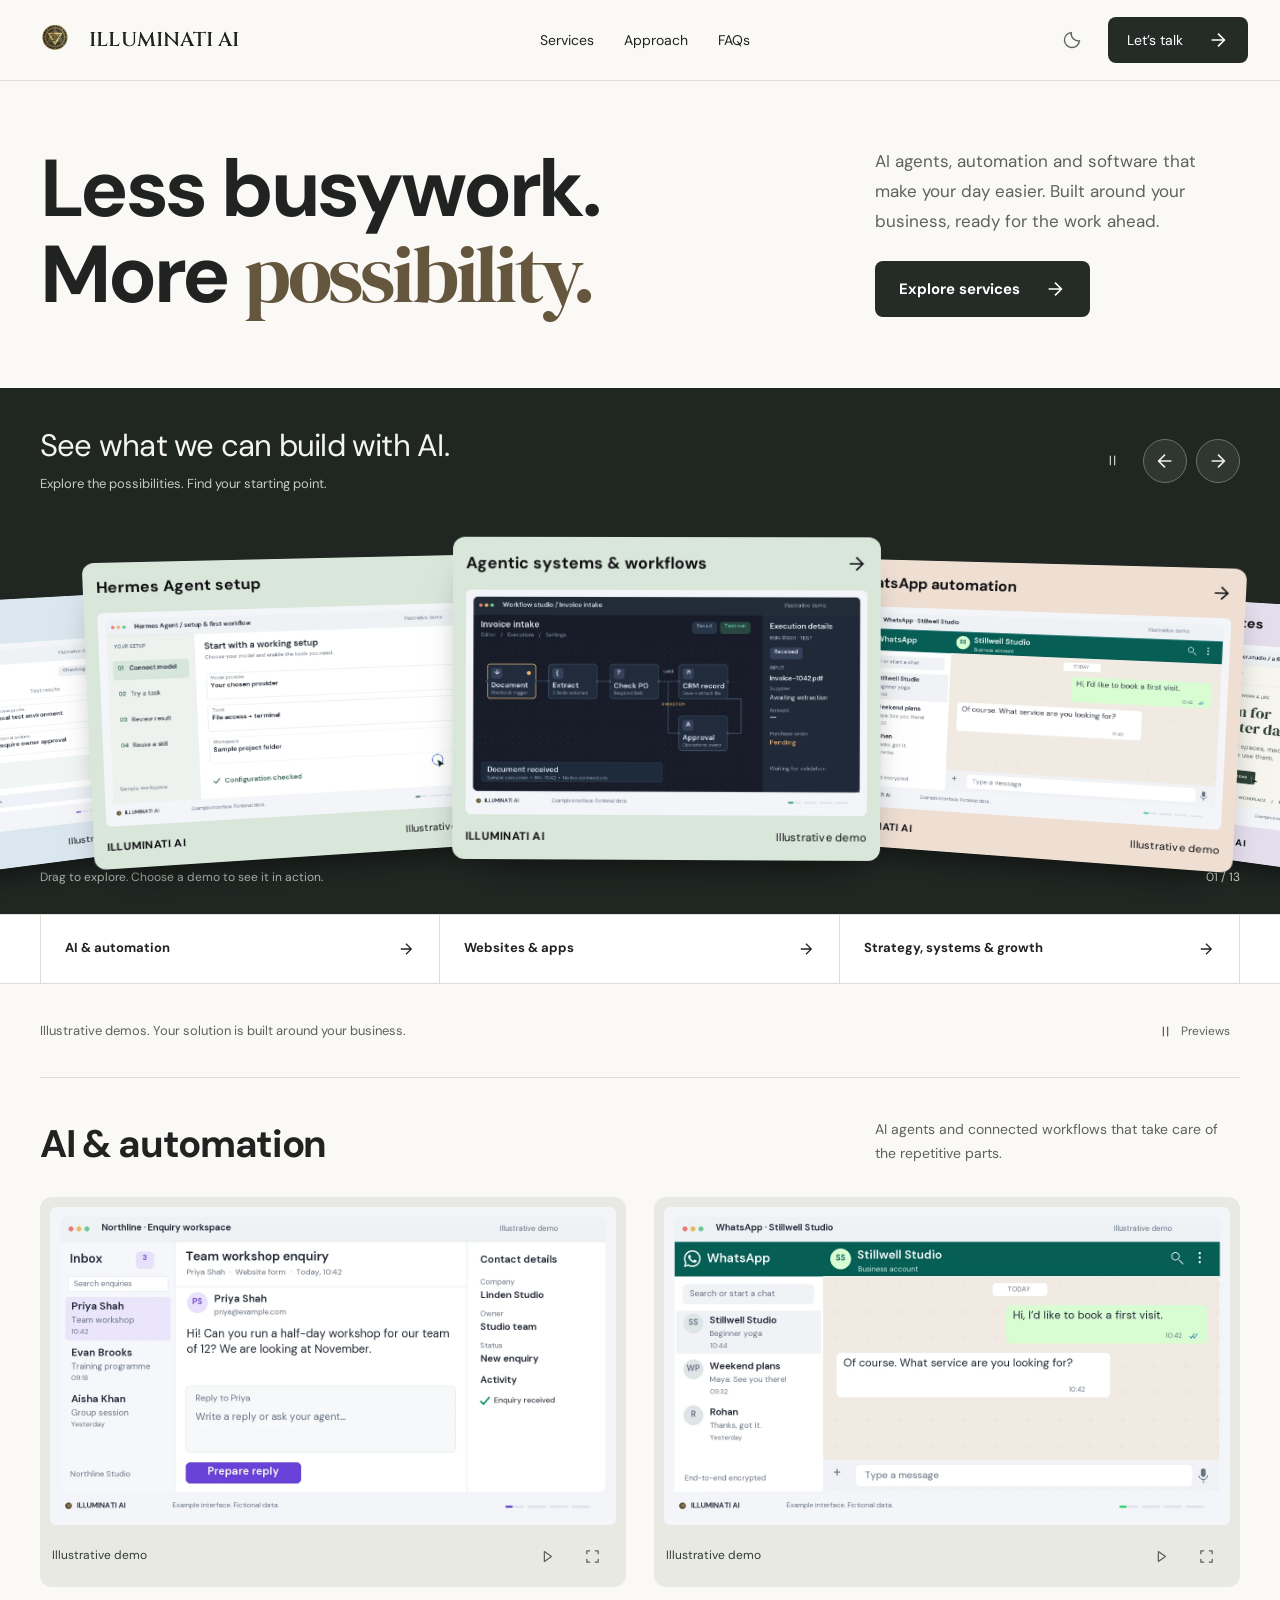
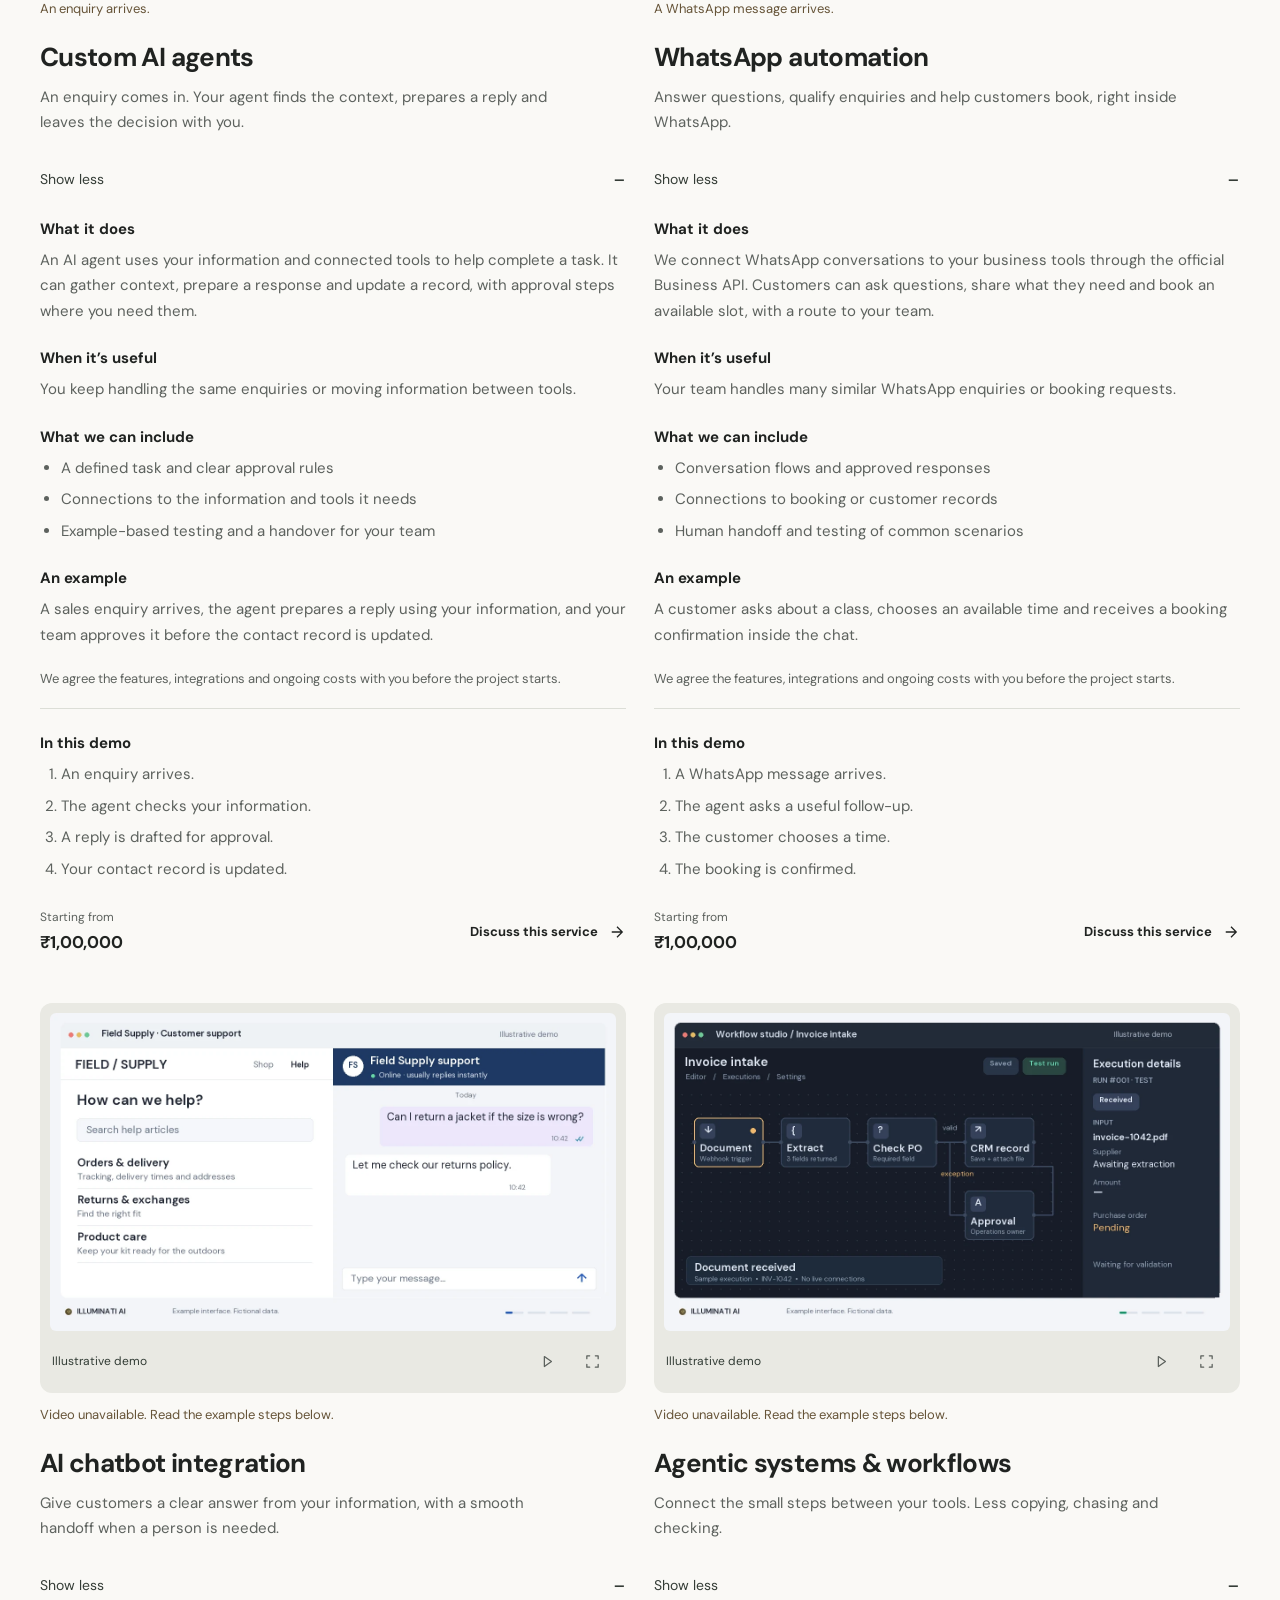
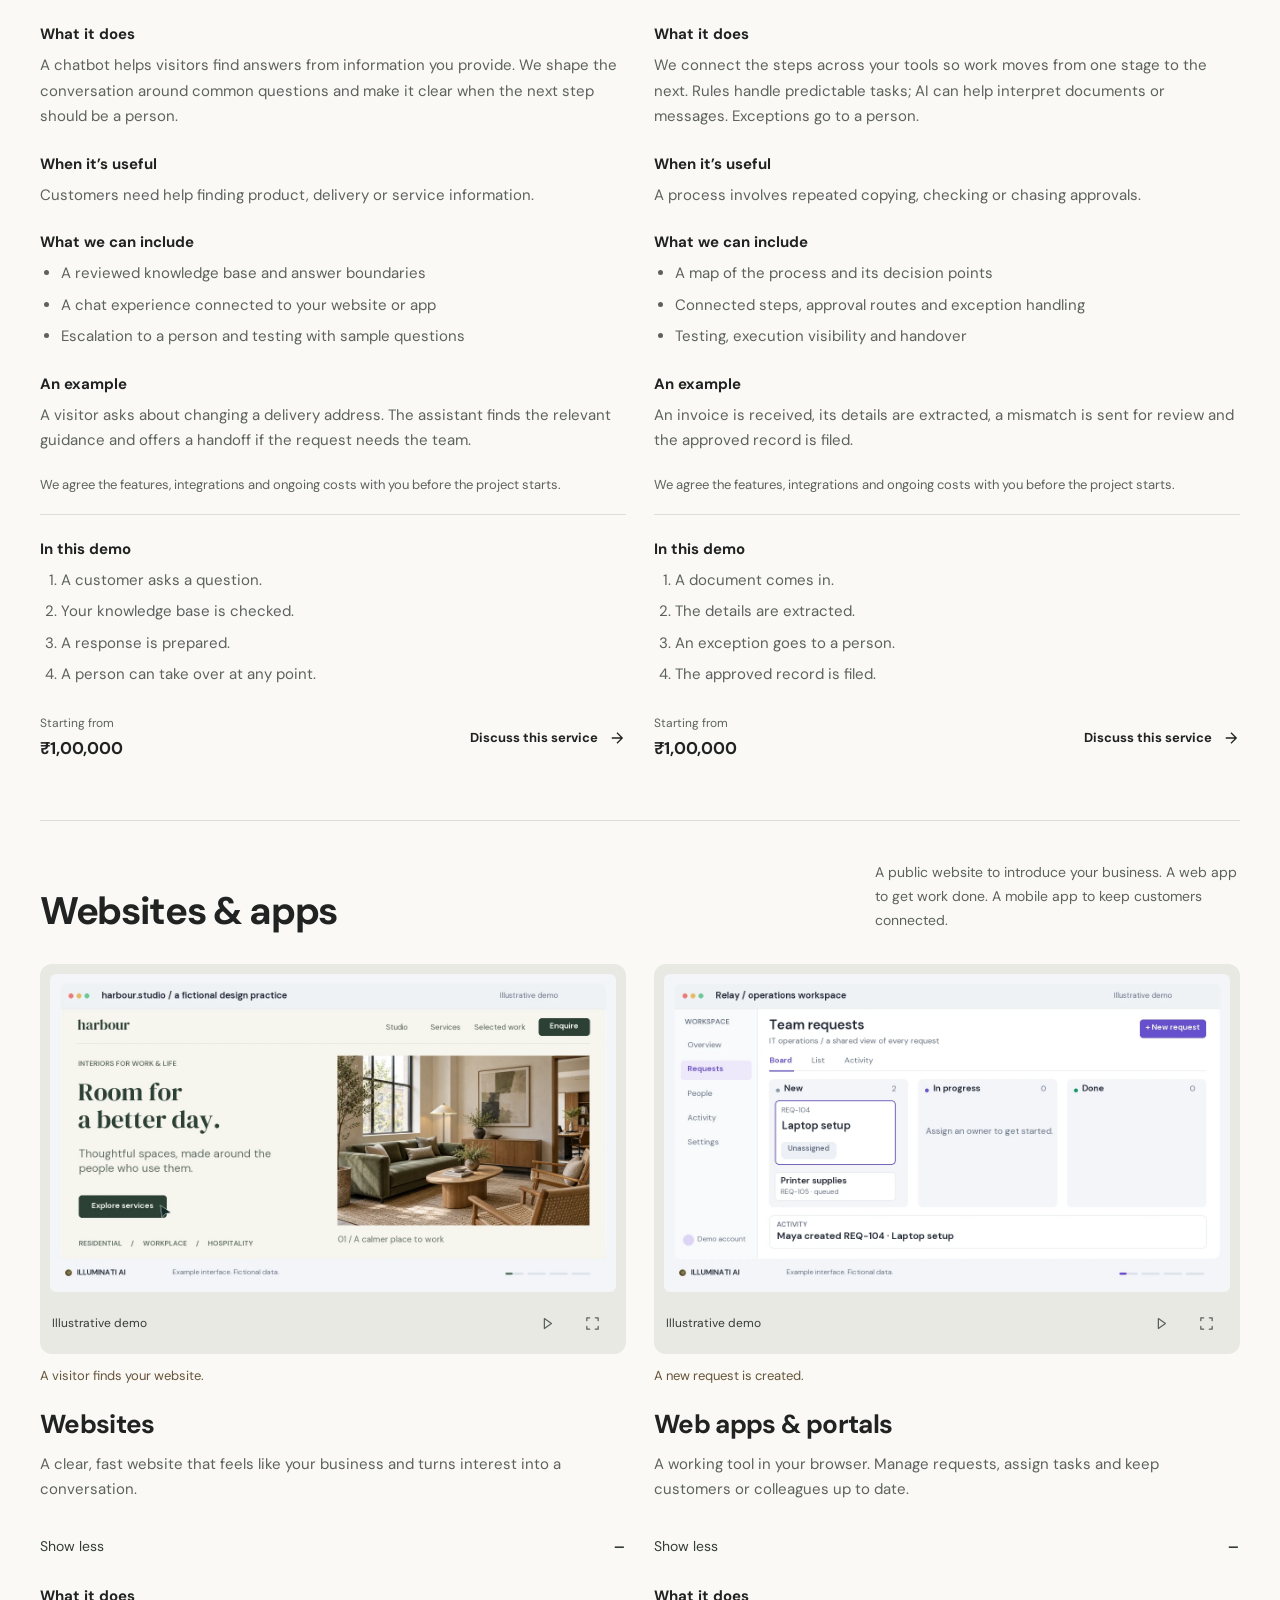
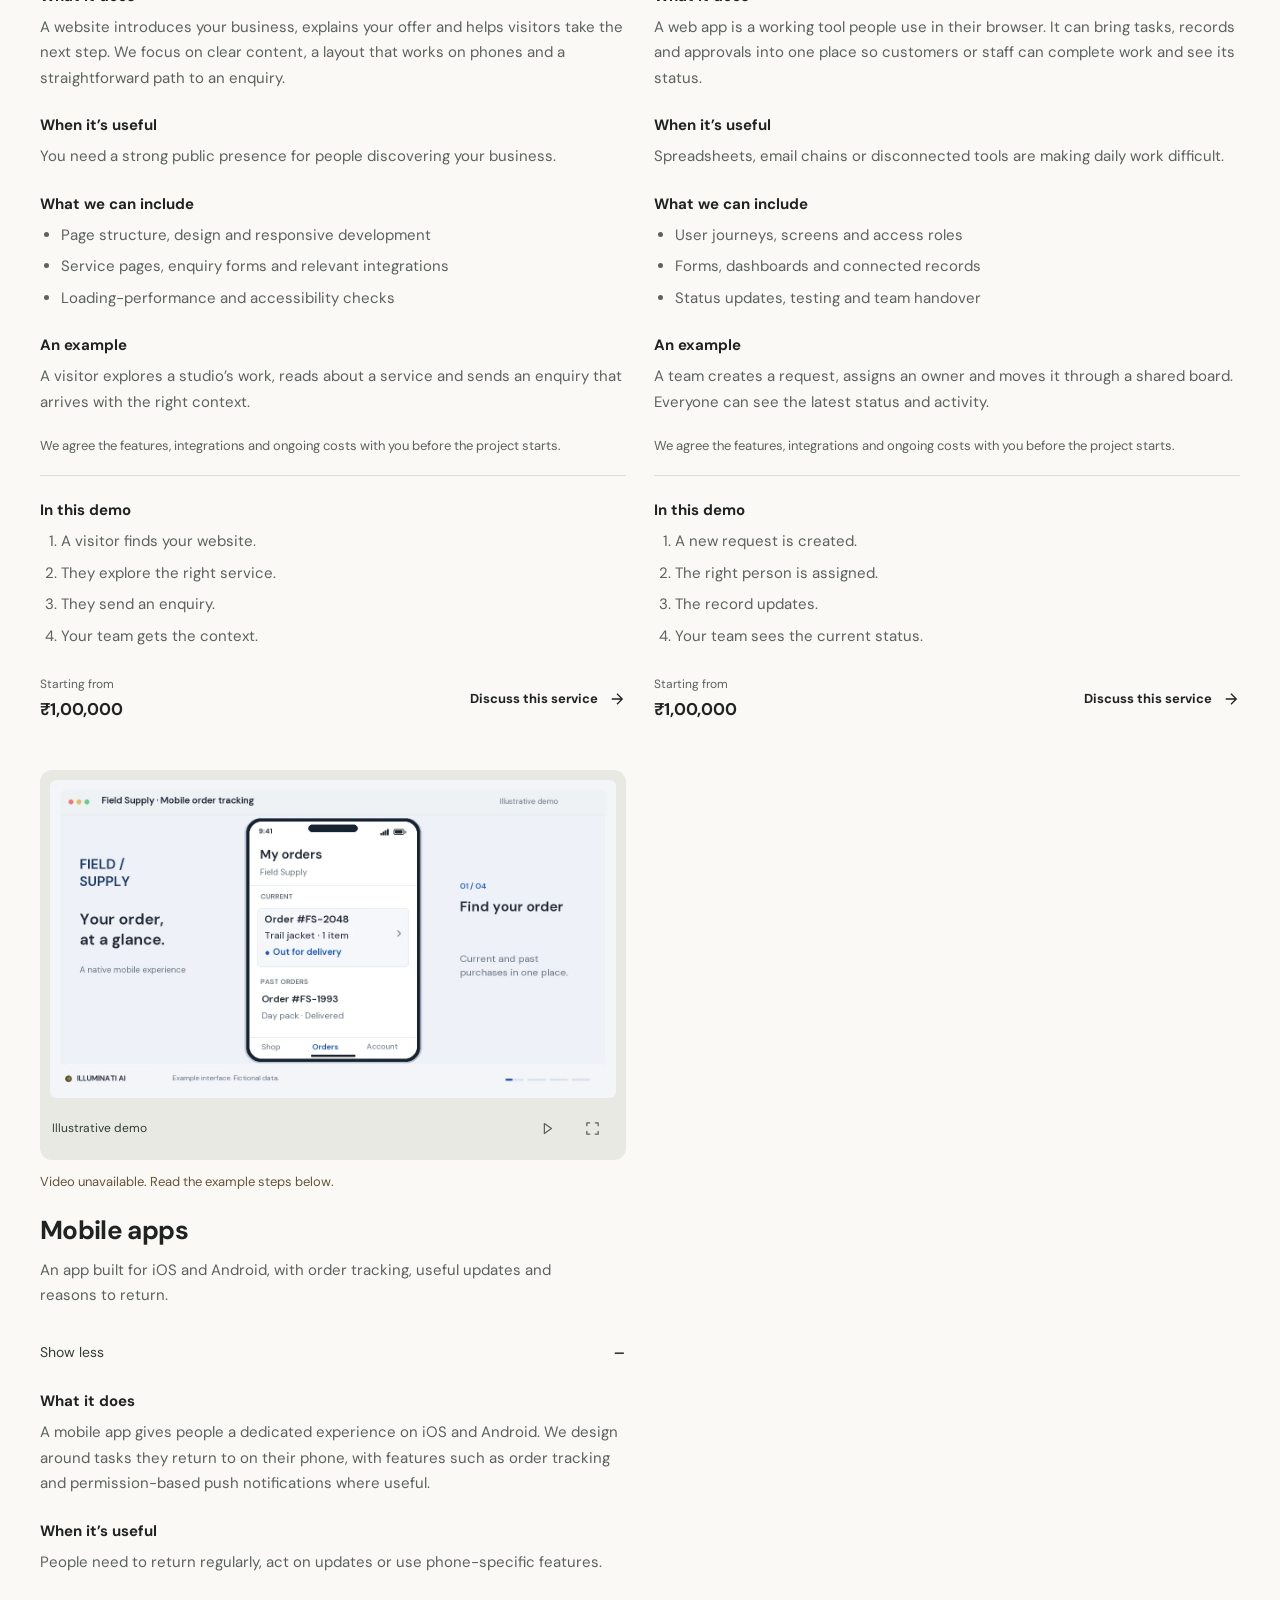
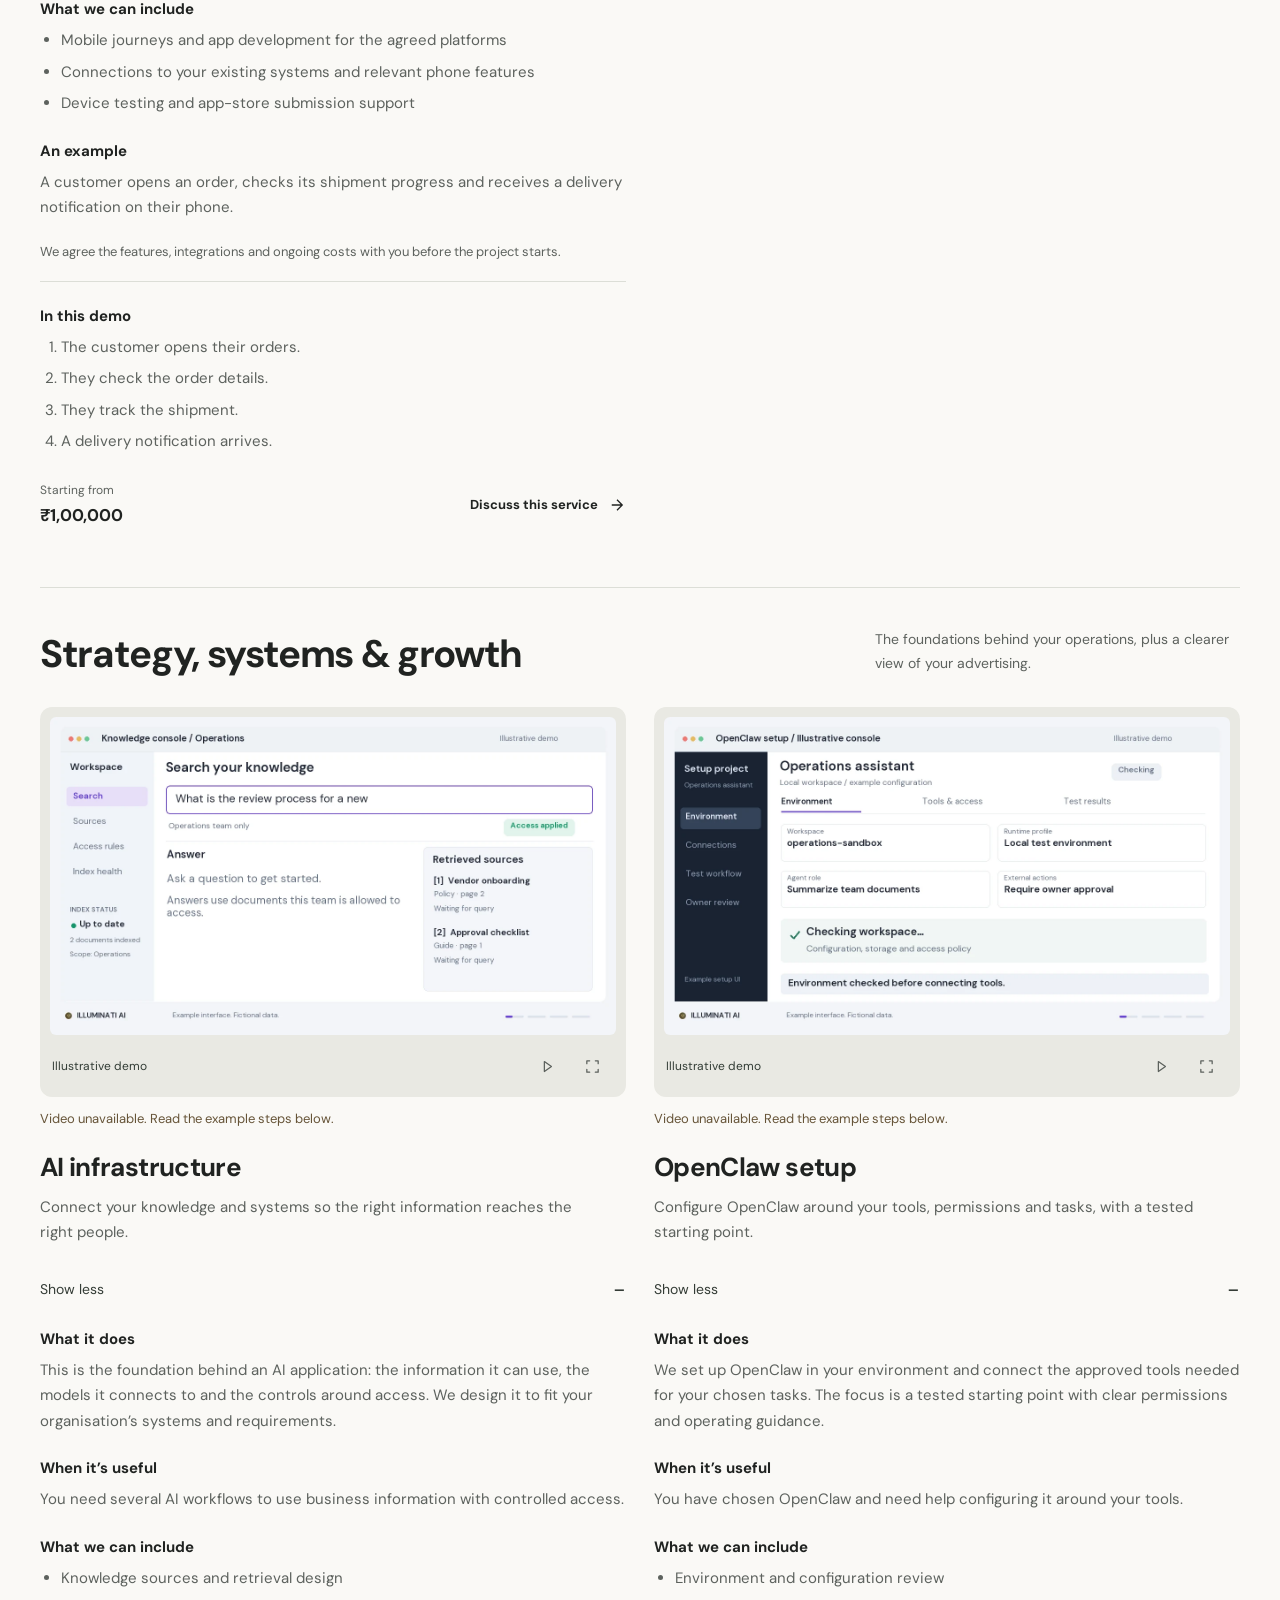
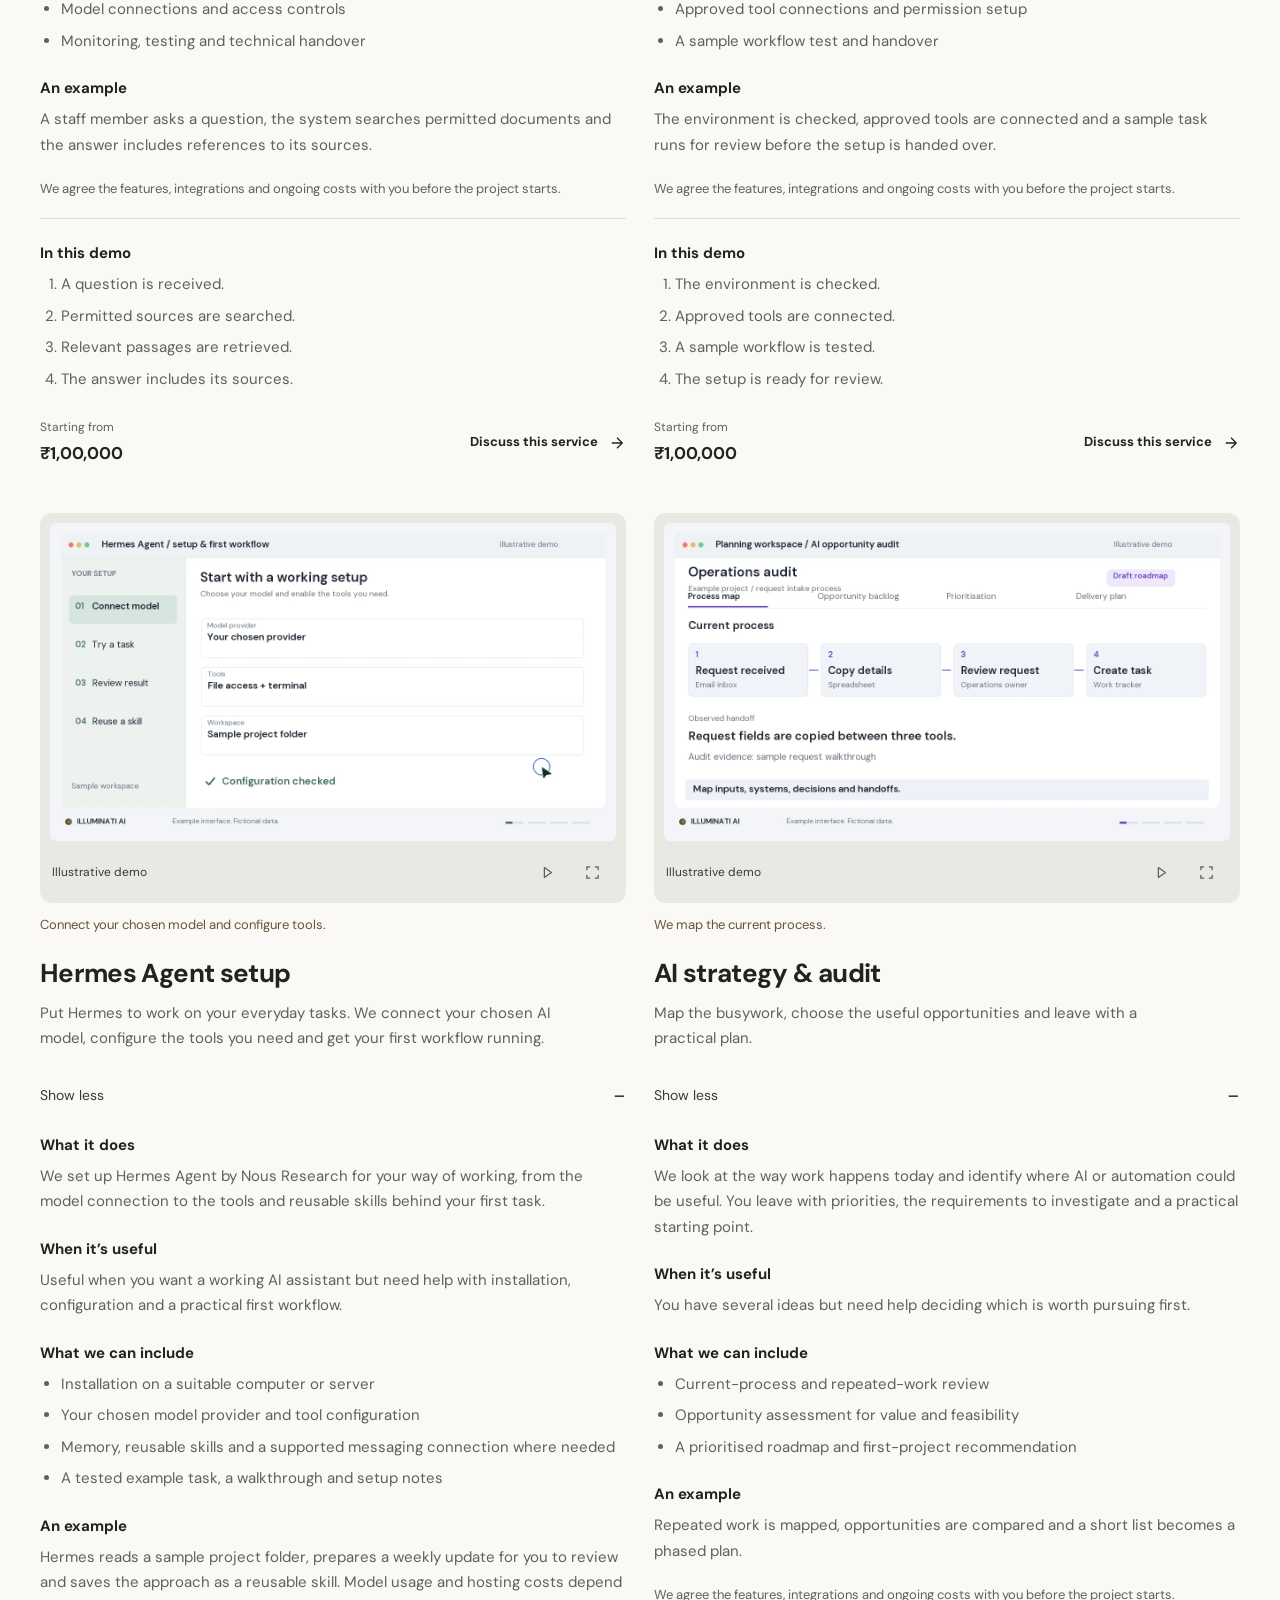
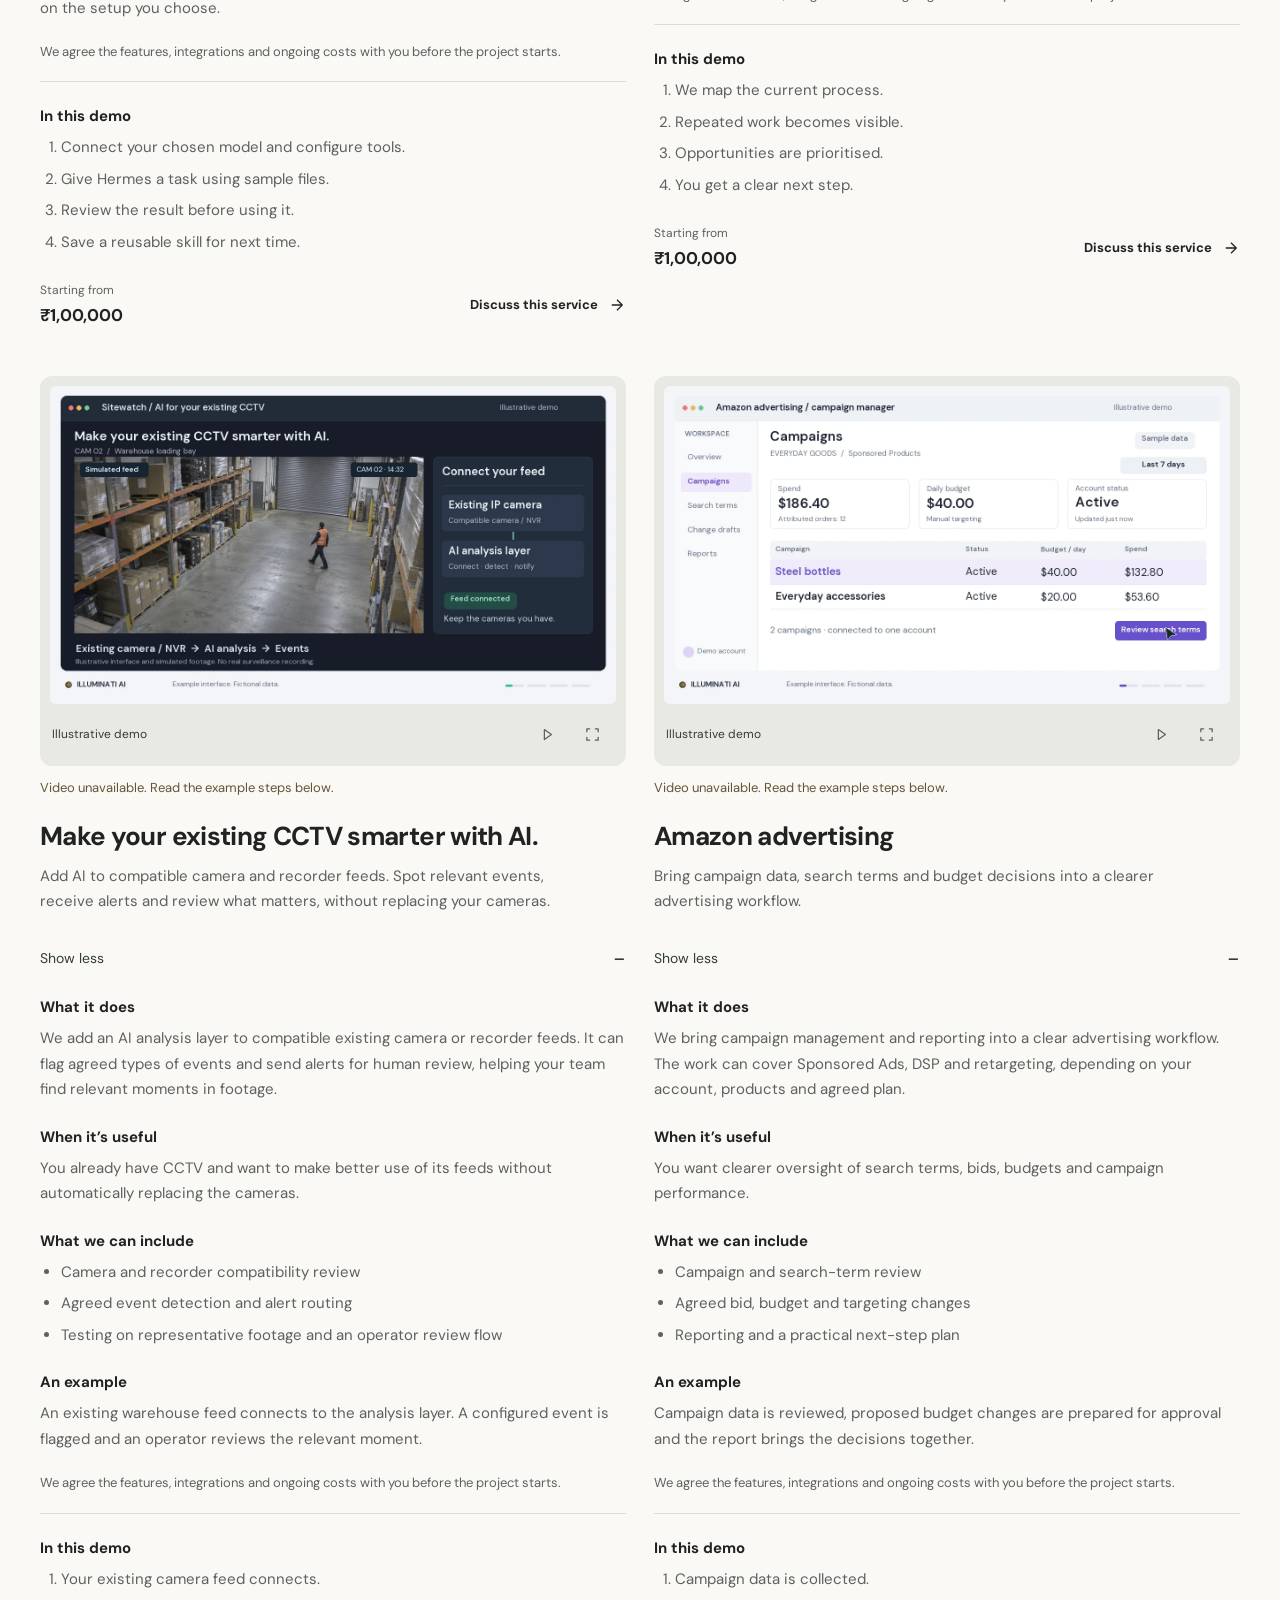
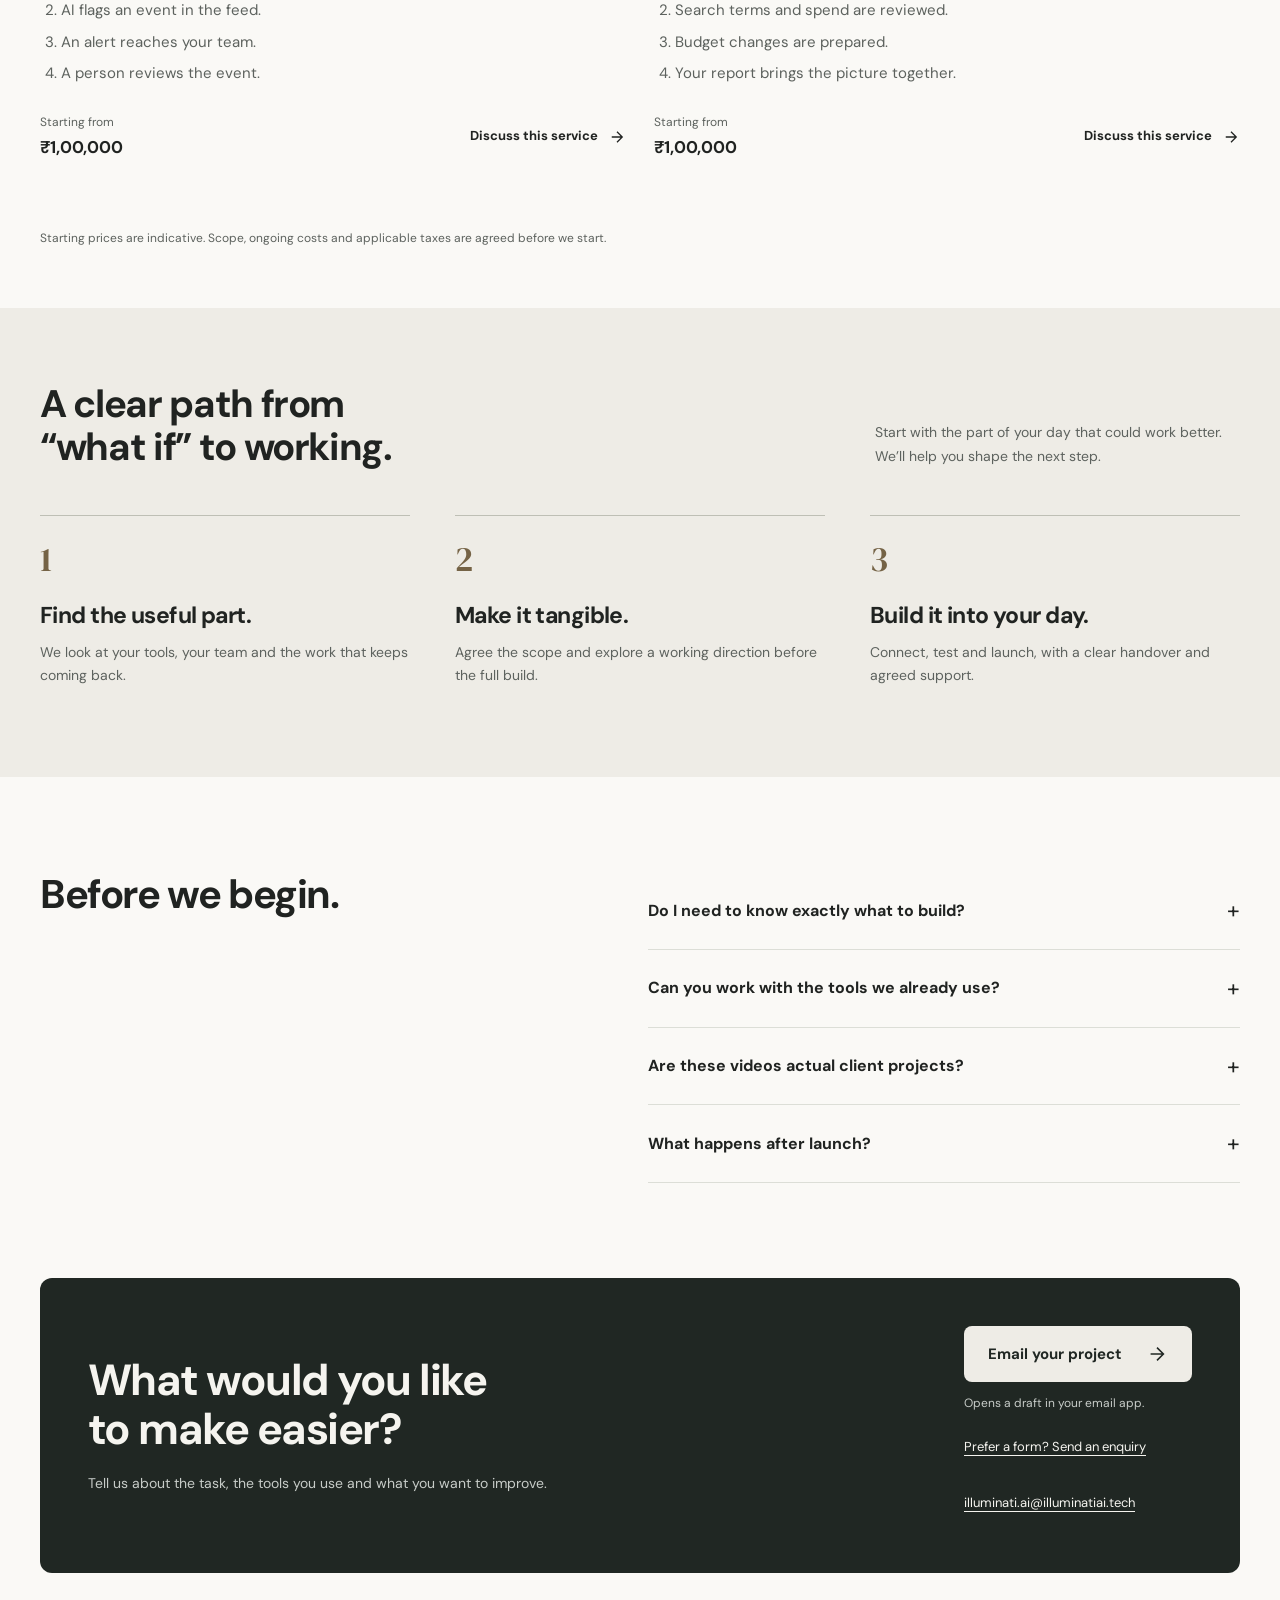
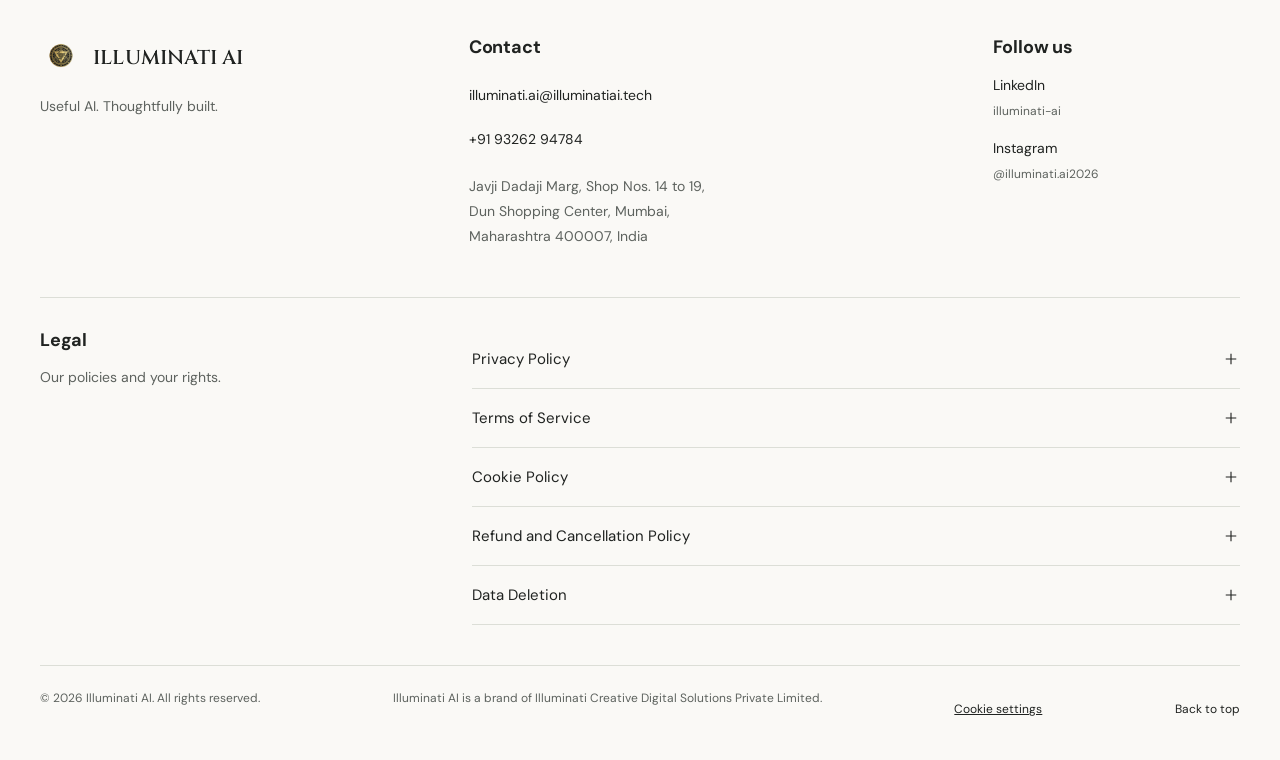
<file: index.html>
<!doctype html><html lang="en"><head><meta charset="utf-8"><meta name="viewport" content="width=device-width,initial-scale=1"><meta name="theme-color" content="#faf9f6"><title>Illuminati AI | Useful AI. Thoughtfully built.</title><meta name="description" content="Explore AI agents, automation and custom software through visual demos. Illuminati AI builds around the way you work."><script>(()=>{let theme='light';try{const saved=localStorage.getItem('illuminati-hybrid-theme');if(saved==='dark'||saved==='light')theme=saved;}catch{}document.documentElement.dataset.theme=theme;document.querySelector('meta[name="theme-color"]').content=theme==='dark'?'#171d19':'#faf9f6';})();</script><link rel="icon" href="assets/logo-128.webp"><link rel="preload" href="assets/dm-sans-700.ttf" as="font" type="font/ttf" crossorigin><link rel="stylesheet" href="assets/product-studio.css?v=20261013-hybrid"><script src="assets/hybrid-studio.js?v=20261013-hybrid" defer></script><link rel="stylesheet" href="assets/hybrid-studio.css?v=20261013-hybrid"><link rel="canonical" href="https://illuminatiai.tech/"><meta property="og:title" content="Illuminati AI | Useful AI. Thoughtfully built."><meta property="og:description" content="AI agents, automation and software built around your business."><meta property="og:type" content="website"><meta property="og:url" content="https://illuminatiai.tech/"><meta property="og:image" content="https://illuminatiai.tech/assets/logo.png"><meta name="twitter:card" content="summary"><script type="application/ld+json">{"@context": "https://schema.org", "@type": "Organization", "name": "Illuminati AI", "url": "https://illuminatiai.tech", "logo": "https://illuminatiai.tech/assets/logo.png", "email": "illuminati.ai@illuminatiai.tech", "telephone": "+919326294784", "sameAs": ["https://www.linkedin.com/company/illuminati-ai/", "https://www.instagram.com/illuminati.ai2026/"]}</script><link rel="stylesheet" href="assets/production.css?v=20261013-hybrid"></head><body class="hybrid"><a class="skip" href="#main">Skip to content</a><div class="site-header-shell"><header class="header"><a class="brand" href="/" aria-label="Illuminati AI home"><img src="assets/logo-128.webp" width="46" height="46" alt="Original Illuminati AI gold logo"><span>ILLUMINATI AI</span></a><nav aria-label="Main navigation"><a href="#services">Services</a><a href="#approach">Approach</a><a href="#questions">FAQs</a></nav><div class="header-actions"><button class="theme-toggle" id="theme-toggle" type="button" aria-label="Switch to dark mode" hidden><svg class="theme-moon" viewBox="0 0 24 24" aria-hidden="true"><path d="M20.9 13A9 9 0 0 1 11 3.1 9 9 0 1 0 20.9 13Z"/></svg><svg class="theme-sun" viewBox="0 0 24 24" aria-hidden="true"><circle cx="12" cy="12" r="4"/><path d="M12 2v2m0 16v2M2 12h2m16 0h2M5 5l1.5 1.5m11 11L19 19M5 19l1.5-1.5m11-11L19 5"/></svg><span class="theme-label">Dark</span></button><a class="button small" href="#contact" data-interest="">Let’s talk <svg viewBox="0 0 24 24" aria-hidden="true"><path d="M5 12h14M12 5l7 7-7 7"/></svg></a></div></header></div><main id="main"><section class="night-hero wrap"><h1>Less busywork.<br>More <em>possibility.</em></h1><div class="night-hero-copy"><p>AI agents, automation and software that make your day easier. Built around your business, ready for the work ahead.</p><a class="button" href="#services">Explore services <svg viewBox="0 0 24 24" aria-hidden="true"><path d="M5 12h14M12 5l7 7-7 7"/></svg></a></div></section><section class="work-reel" aria-label="Explore our service demos"><div class="reel-heading wrap"><div><h2>See what we can build with AI.</h2><p>Explore the possibilities. Find your starting point.</p></div><div class="reel-controls"><button id="reel-motion" type="button" aria-pressed="false" aria-label="Pause banner movement" title="Pause banner movement"><svg viewBox="0 0 24 24" aria-hidden="true"><path d="M9 6v12M15 6v12"/></svg></button><button id="reel-prev" type="button" aria-label="Previous service"><svg viewBox="0 0 24 24" aria-hidden="true"><path d="M5 12h14M12 5l7 7-7 7"/></svg></button><button id="reel-next" type="button" aria-label="Next service"><svg viewBox="0 0 24 24" aria-hidden="true"><path d="M5 12h14M12 5l7 7-7 7"/></svg></button></div></div><div class="reel-viewport" id="reel-viewport"><a class="reel-card stone" href="#demo-workflows" aria-label="Explore Agentic systems & workflows"><div class="reel-card-top"><span>Agentic systems & workflows</span><svg viewBox="0 0 24 24" aria-hidden="true"><path d="M5 12h14M12 5l7 7-7 7"/></svg></div><img src="assets/videos/workflows.webp?v=20261013-hybrid" width="1280" height="720" alt="Agentic systems & workflows illustrative interface" draggable="false"><div class="reel-card-bottom"><span>ILLUMINATI AI</span><span>Illustrative demo</span></div></a><a class="reel-card ivory" href="#demo-whatsapp" aria-label="Explore WhatsApp automation"><div class="reel-card-top"><span>WhatsApp automation</span><svg viewBox="0 0 24 24" aria-hidden="true"><path d="M5 12h14M12 5l7 7-7 7"/></svg></div><img src="assets/videos/whatsapp.webp?v=20261013-hybrid" width="1280" height="720" alt="WhatsApp automation illustrative interface" draggable="false"><div class="reel-card-bottom"><span>ILLUMINATI AI</span><span>Illustrative demo</span></div></a><a class="reel-card slate" href="#demo-websites" aria-label="Explore Websites"><div class="reel-card-top"><span>Websites</span><svg viewBox="0 0 24 24" aria-hidden="true"><path d="M5 12h14M12 5l7 7-7 7"/></svg></div><img src="assets/videos/websites.webp?v=20261013-hybrid" width="1280" height="720" alt="Websites illustrative interface" draggable="false"><div class="reel-card-bottom"><span>ILLUMINATI AI</span><span>Illustrative demo</span></div></a><a class="reel-card mist" href="#demo-mobile" aria-label="Explore Mobile apps"><div class="reel-card-top"><span>Mobile apps</span><svg viewBox="0 0 24 24" aria-hidden="true"><path d="M5 12h14M12 5l7 7-7 7"/></svg></div><img src="assets/videos/mobile.webp?v=20261013-hybrid" width="1280" height="720" alt="Mobile apps illustrative interface" draggable="false"><div class="reel-card-bottom"><span>ILLUMINATI AI</span><span>Illustrative demo</span></div></a><a class="reel-card stone" href="#demo-agents" aria-label="Explore Custom AI agents"><div class="reel-card-top"><span>Custom AI agents</span><svg viewBox="0 0 24 24" aria-hidden="true"><path d="M5 12h14M12 5l7 7-7 7"/></svg></div><img src="assets/videos/agents.webp?v=20261013-hybrid" width="1280" height="720" alt="Custom AI agents illustrative interface" draggable="false"><div class="reel-card-bottom"><span>ILLUMINATI AI</span><span>Illustrative demo</span></div></a><a class="reel-card ivory" href="#demo-cctv" aria-label="Explore AI for CCTV"><div class="reel-card-top"><span>AI for CCTV</span><svg viewBox="0 0 24 24" aria-hidden="true"><path d="M5 12h14M12 5l7 7-7 7"/></svg></div><img src="assets/videos/cctv.webp?v=20261013-hybrid" width="1280" height="720" alt="AI for CCTV illustrative interface" draggable="false"><div class="reel-card-bottom"><span>ILLUMINATI AI</span><span>Illustrative demo</span></div></a><a class="reel-card slate" href="#demo-webapps" aria-label="Explore Web apps & portals"><div class="reel-card-top"><span>Web apps & portals</span><svg viewBox="0 0 24 24" aria-hidden="true"><path d="M5 12h14M12 5l7 7-7 7"/></svg></div><img src="assets/videos/webapps.webp?v=20261013-hybrid" width="1280" height="720" alt="Web apps & portals illustrative interface" draggable="false"><div class="reel-card-bottom"><span>ILLUMINATI AI</span><span>Illustrative demo</span></div></a><a class="reel-card mist" href="#demo-chatbots" aria-label="Explore AI chatbot integration"><div class="reel-card-top"><span>AI chatbot integration</span><svg viewBox="0 0 24 24" aria-hidden="true"><path d="M5 12h14M12 5l7 7-7 7"/></svg></div><img src="assets/videos/chatbots.webp?v=20261013-hybrid" width="1280" height="720" alt="AI chatbot integration illustrative interface" draggable="false"><div class="reel-card-bottom"><span>ILLUMINATI AI</span><span>Illustrative demo</span></div></a><a class="reel-card stone" href="#demo-infrastructure" aria-label="Explore AI infrastructure"><div class="reel-card-top"><span>AI infrastructure</span><svg viewBox="0 0 24 24" aria-hidden="true"><path d="M5 12h14M12 5l7 7-7 7"/></svg></div><img src="assets/videos/infrastructure.webp?v=20261013-hybrid" width="1280" height="720" alt="AI infrastructure illustrative interface" draggable="false"><div class="reel-card-bottom"><span>ILLUMINATI AI</span><span>Illustrative demo</span></div></a><a class="reel-card ivory" href="#demo-amazon" aria-label="Explore Amazon advertising"><div class="reel-card-top"><span>Amazon advertising</span><svg viewBox="0 0 24 24" aria-hidden="true"><path d="M5 12h14M12 5l7 7-7 7"/></svg></div><img src="assets/videos/amazon.webp?v=20261013-hybrid" width="1280" height="720" alt="Amazon advertising illustrative interface" draggable="false"><div class="reel-card-bottom"><span>ILLUMINATI AI</span><span>Illustrative demo</span></div></a><a class="reel-card slate" href="#demo-strategy" aria-label="Explore AI strategy & audit"><div class="reel-card-top"><span>AI strategy & audit</span><svg viewBox="0 0 24 24" aria-hidden="true"><path d="M5 12h14M12 5l7 7-7 7"/></svg></div><img src="assets/videos/strategy.webp?v=20261013-hybrid" width="1280" height="720" alt="AI strategy & audit illustrative interface" draggable="false"><div class="reel-card-bottom"><span>ILLUMINATI AI</span><span>Illustrative demo</span></div></a><a class="reel-card mist" href="#demo-openclaw" aria-label="Explore OpenClaw setup"><div class="reel-card-top"><span>OpenClaw setup</span><svg viewBox="0 0 24 24" aria-hidden="true"><path d="M5 12h14M12 5l7 7-7 7"/></svg></div><img src="assets/videos/openclaw.webp?v=20261013-hybrid" width="1280" height="720" alt="OpenClaw setup illustrative interface" draggable="false"><div class="reel-card-bottom"><span>ILLUMINATI AI</span><span>Illustrative demo</span></div></a><a class="reel-card stone" href="#demo-hermes" aria-label="Explore Hermes Agent setup"><div class="reel-card-top"><span>Hermes Agent setup</span><svg viewBox="0 0 24 24" aria-hidden="true"><path d="M5 12h14M12 5l7 7-7 7"/></svg></div><img src="assets/videos/hermes.webp?v=20261013-hybrid" width="1280" height="720" alt="Hermes Agent setup illustrative interface" draggable="false"><div class="reel-card-bottom"><span>ILLUMINATI AI</span><span>Illustrative demo</span></div></a></div><div class="reel-footer wrap"><span>Drag to explore. Choose a demo to see it in action.</span><span id="reel-count" aria-live="off">01 / 13</span></div></section><div class="chapter-bar" id="services"><div class="wrap"><a href="#automate">AI & automation <svg viewBox="0 0 24 24" aria-hidden="true"><path d="M5 12h14M12 5l7 7-7 7"/></svg></a><a href="#build">Websites & apps <svg viewBox="0 0 24 24" aria-hidden="true"><path d="M5 12h14M12 5l7 7-7 7"/></svg></a><a href="#connect">Strategy, systems & growth <svg viewBox="0 0 24 24" aria-hidden="true"><path d="M5 12h14M12 5l7 7-7 7"/></svg></a></div></div><div class="showroom wrap"><div class="gallery-tools"><p>Illustrative demos. Your solution is built around your business.</p><button type="button" class="motion-toggle" id="motion-toggle" aria-pressed="false" aria-label="Pause all demo previews" title="Pause all demo previews"><svg viewBox="0 0 24 24" aria-hidden="true"><path d="M9 6v12M15 6v12"/></svg><span>Previews</span></button></div><section class="service-group" id="automate" aria-label="AI & automation"><div class="section-heading"><h2>AI &amp; automation</h2><p>AI agents and connected workflows that take care of the repetitive parts.</p></div><div class="service-grid"><article class="service-card" id="demo-agents"><div class="demo-frame"><video muted playsinline loop preload="none" poster="assets/videos/agents.webp?v=services3" data-src="assets/videos/agents.mp4?v=20261013-hybrid" aria-label="Illustrative Custom AI agents demo"><track kind="captions" src="assets/videos/agents.vtt?v=20261013-hybrid" srclang="en" label="English"></video><div class="video-toolbar"><span>Illustrative demo</span><button class="video-toggle" type="button" aria-label="Play Custom AI agents demo"><svg viewBox="0 0 24 24" aria-hidden="true"><path d="m9 5 10 7-10 7Z"/></svg></button><button class="expand" type="button" aria-label="Expand Custom AI agents demo" title="Full screen"><svg viewBox="0 0 24 24" aria-hidden="true"><path d="M8 4H4v4m12-4h4v4M4 16v4h4m12-4v4h-4"/></svg></button></div></div><div class="demo-caption" aria-live="off" data-stages='["An enquiry arrives.","The agent checks your information.","A reply is drafted for approval.","Your contact record is updated."]'>An enquiry arrives.</div><div class="card-copy"><h3 class="service-name">Custom AI agents</h3><p>An enquiry comes in. Your agent finds the context, prepares a reply and leaves the decision with you.</p></div><details class="service-more"><summary><span><span class="more-closed">Read more</span><span class="more-open">Show less</span><span class="sr-only"> about Custom AI agents</span></span></summary><div class="service-explanation"><h4>What it does</h4><p>An AI agent uses your information and connected tools to help complete a task. It can gather context, prepare a response and update a record, with approval steps where you need them.</p><h4>When it’s useful</h4><p>You keep handling the same enquiries or moving information between tools.</p><h4>What we can include</h4><ul><li>A defined task and clear approval rules</li><li>Connections to the information and tools it needs</li><li>Example-based testing and a handover for your team</li></ul><h4>An example</h4><p>A sales enquiry arrives, the agent prepares a reply using your information, and your team approves it before the contact record is updated.</p><p class="scope-note">We agree the features, integrations and ongoing costs with you before the project starts.</p></div><div class="service-explanation demo-steps"><h4>In this demo</h4><ol><li>An enquiry arrives.</li><li>The agent checks your information.</li><li>A reply is drafted for approval.</li><li>Your contact record is updated.</li></ol></div></details><div class="card-bottom"><span class="service-price">Starting from <strong>₹1,00,000</strong></span><a href="#contact" data-interest="Custom%20AI%20agents">Discuss this service <svg viewBox="0 0 24 24" aria-hidden="true"><path d="M5 12h14M12 5l7 7-7 7"/></svg></a></div></article><article class="service-card" id="demo-whatsapp"><div class="demo-frame"><video muted playsinline loop preload="none" poster="assets/videos/whatsapp.webp?v=services3" data-src="assets/videos/whatsapp.mp4?v=20261013-hybrid" aria-label="Illustrative WhatsApp automation demo"><track kind="captions" src="assets/videos/whatsapp.vtt?v=20261013-hybrid" srclang="en" label="English"></video><div class="video-toolbar"><span>Illustrative demo</span><button class="video-toggle" type="button" aria-label="Play WhatsApp automation demo"><svg viewBox="0 0 24 24" aria-hidden="true"><path d="m9 5 10 7-10 7Z"/></svg></button><button class="expand" type="button" aria-label="Expand WhatsApp automation demo" title="Full screen"><svg viewBox="0 0 24 24" aria-hidden="true"><path d="M8 4H4v4m12-4h4v4M4 16v4h4m12-4v4h-4"/></svg></button></div></div><div class="demo-caption" aria-live="off" data-stages='["A WhatsApp message arrives.","The agent asks a useful follow-up.","The customer chooses a time.","The booking is confirmed."]'>A WhatsApp message arrives.</div><div class="card-copy"><h3 class="service-name">WhatsApp automation</h3><p>Answer questions, qualify enquiries and help customers book, right inside WhatsApp.</p></div><details class="service-more"><summary><span><span class="more-closed">Read more</span><span class="more-open">Show less</span><span class="sr-only"> about WhatsApp automation</span></span></summary><div class="service-explanation"><h4>What it does</h4><p>We connect WhatsApp conversations to your business tools through the official Business API. Customers can ask questions, share what they need and book an available slot, with a route to your team.</p><h4>When it’s useful</h4><p>Your team handles many similar WhatsApp enquiries or booking requests.</p><h4>What we can include</h4><ul><li>Conversation flows and approved responses</li><li>Connections to booking or customer records</li><li>Human handoff and testing of common scenarios</li></ul><h4>An example</h4><p>A customer asks about a class, chooses an available time and receives a booking confirmation inside the chat.</p><p class="scope-note">We agree the features, integrations and ongoing costs with you before the project starts.</p></div><div class="service-explanation demo-steps"><h4>In this demo</h4><ol><li>A WhatsApp message arrives.</li><li>The agent asks a useful follow-up.</li><li>The customer chooses a time.</li><li>The booking is confirmed.</li></ol></div></details><div class="card-bottom"><span class="service-price">Starting from <strong>₹1,00,000</strong></span><a href="#contact" data-interest="WhatsApp%20automation">Discuss this service <svg viewBox="0 0 24 24" aria-hidden="true"><path d="M5 12h14M12 5l7 7-7 7"/></svg></a></div></article><article class="service-card" id="demo-chatbots"><div class="demo-frame"><video muted playsinline loop preload="none" poster="assets/videos/chatbots.webp?v=services3" data-src="assets/videos/chatbots.mp4?v=20261013-hybrid" aria-label="Illustrative AI chatbot integration demo"><track kind="captions" src="assets/videos/chatbots.vtt?v=20261013-hybrid" srclang="en" label="English"></video><div class="video-toolbar"><span>Illustrative demo</span><button class="video-toggle" type="button" aria-label="Play AI chatbot integration demo"><svg viewBox="0 0 24 24" aria-hidden="true"><path d="m9 5 10 7-10 7Z"/></svg></button><button class="expand" type="button" aria-label="Expand AI chatbot integration demo" title="Full screen"><svg viewBox="0 0 24 24" aria-hidden="true"><path d="M8 4H4v4m12-4h4v4M4 16v4h4m12-4v4h-4"/></svg></button></div></div><div class="demo-caption" aria-live="off" data-stages='["A customer asks a question.","Your knowledge base is checked.","A response is prepared.","A person can take over at any point."]'>A customer asks a question.</div><div class="card-copy"><h3 class="service-name">AI chatbot integration</h3><p>Give customers a clear answer from your information, with a smooth handoff when a person is needed.</p></div><details class="service-more"><summary><span><span class="more-closed">Read more</span><span class="more-open">Show less</span><span class="sr-only"> about AI chatbot integration</span></span></summary><div class="service-explanation"><h4>What it does</h4><p>A chatbot helps visitors find answers from information you provide. We shape the conversation around common questions and make it clear when the next step should be a person.</p><h4>When it’s useful</h4><p>Customers need help finding product, delivery or service information.</p><h4>What we can include</h4><ul><li>A reviewed knowledge base and answer boundaries</li><li>A chat experience connected to your website or app</li><li>Escalation to a person and testing with sample questions</li></ul><h4>An example</h4><p>A visitor asks about changing a delivery address. The assistant finds the relevant guidance and offers a handoff if the request needs the team.</p><p class="scope-note">We agree the features, integrations and ongoing costs with you before the project starts.</p></div><div class="service-explanation demo-steps"><h4>In this demo</h4><ol><li>A customer asks a question.</li><li>Your knowledge base is checked.</li><li>A response is prepared.</li><li>A person can take over at any point.</li></ol></div></details><div class="card-bottom"><span class="service-price">Starting from <strong>₹1,00,000</strong></span><a href="#contact" data-interest="AI%20chatbot%20integration">Discuss this service <svg viewBox="0 0 24 24" aria-hidden="true"><path d="M5 12h14M12 5l7 7-7 7"/></svg></a></div></article><article class="service-card" id="demo-workflows"><div class="demo-frame"><video muted playsinline loop preload="none" poster="assets/videos/workflows.webp?v=services3" data-src="assets/videos/workflows.mp4?v=20261013-hybrid" aria-label="Illustrative Agentic systems & workflows demo"><track kind="captions" src="assets/videos/workflows.vtt?v=20261013-hybrid" srclang="en" label="English"></video><div class="video-toolbar"><span>Illustrative demo</span><button class="video-toggle" type="button" aria-label="Play Agentic systems & workflows demo"><svg viewBox="0 0 24 24" aria-hidden="true"><path d="m9 5 10 7-10 7Z"/></svg></button><button class="expand" type="button" aria-label="Expand Agentic systems & workflows demo" title="Full screen"><svg viewBox="0 0 24 24" aria-hidden="true"><path d="M8 4H4v4m12-4h4v4M4 16v4h4m12-4v4h-4"/></svg></button></div></div><div class="demo-caption" aria-live="off" data-stages='["A document comes in.","The details are extracted.","An exception goes to a person.","The approved record is filed."]'>A document comes in.</div><div class="card-copy"><h3 class="service-name">Agentic systems & workflows</h3><p>Connect the small steps between your tools. Less copying, chasing and checking.</p></div><details class="service-more"><summary><span><span class="more-closed">Read more</span><span class="more-open">Show less</span><span class="sr-only"> about Agentic systems &amp; workflows</span></span></summary><div class="service-explanation"><h4>What it does</h4><p>We connect the steps across your tools so work moves from one stage to the next. Rules handle predictable tasks; AI can help interpret documents or messages. Exceptions go to a person.</p><h4>When it’s useful</h4><p>A process involves repeated copying, checking or chasing approvals.</p><h4>What we can include</h4><ul><li>A map of the process and its decision points</li><li>Connected steps, approval routes and exception handling</li><li>Testing, execution visibility and handover</li></ul><h4>An example</h4><p>An invoice is received, its details are extracted, a mismatch is sent for review and the approved record is filed.</p><p class="scope-note">We agree the features, integrations and ongoing costs with you before the project starts.</p></div><div class="service-explanation demo-steps"><h4>In this demo</h4><ol><li>A document comes in.</li><li>The details are extracted.</li><li>An exception goes to a person.</li><li>The approved record is filed.</li></ol></div></details><div class="card-bottom"><span class="service-price">Starting from <strong>₹1,00,000</strong></span><a href="#contact" data-interest="Agentic%20systems%20%26%20workflows">Discuss this service <svg viewBox="0 0 24 24" aria-hidden="true"><path d="M5 12h14M12 5l7 7-7 7"/></svg></a></div></article></div></section><section class="service-group" id="build" aria-label="Websites & apps"><div class="section-heading"><h2>Websites &amp; apps</h2><p>A public website to introduce your business. A web app to get work done. A mobile app to keep customers connected.</p></div><div class="service-grid"><article class="service-card" id="demo-websites"><div class="demo-frame"><video muted playsinline loop preload="none" poster="assets/videos/websites.webp?v=services3" data-src="assets/videos/websites.mp4?v=20261013-hybrid" aria-label="Illustrative Websites demo"><track kind="captions" src="assets/videos/websites.vtt?v=20261013-hybrid" srclang="en" label="English"></video><div class="video-toolbar"><span>Illustrative demo</span><button class="video-toggle" type="button" aria-label="Play Websites demo"><svg viewBox="0 0 24 24" aria-hidden="true"><path d="m9 5 10 7-10 7Z"/></svg></button><button class="expand" type="button" aria-label="Expand Websites demo" title="Full screen"><svg viewBox="0 0 24 24" aria-hidden="true"><path d="M8 4H4v4m12-4h4v4M4 16v4h4m12-4v4h-4"/></svg></button></div></div><div class="demo-caption" aria-live="off" data-stages='["A visitor finds your website.","They explore the right service.","They send an enquiry.","Your team gets the context."]'>A visitor finds your website.</div><div class="card-copy"><h3 class="service-name">Websites</h3><p>A clear, fast website that feels like your business and turns interest into a conversation.</p></div><details class="service-more"><summary><span><span class="more-closed">Read more</span><span class="more-open">Show less</span><span class="sr-only"> about Websites</span></span></summary><div class="service-explanation"><h4>What it does</h4><p>A website introduces your business, explains your offer and helps visitors take the next step. We focus on clear content, a layout that works on phones and a straightforward path to an enquiry.</p><h4>When it’s useful</h4><p>You need a strong public presence for people discovering your business.</p><h4>What we can include</h4><ul><li>Page structure, design and responsive development</li><li>Service pages, enquiry forms and relevant integrations</li><li>Loading-performance and accessibility checks</li></ul><h4>An example</h4><p>A visitor explores a studio’s work, reads about a service and sends an enquiry that arrives with the right context.</p><p class="scope-note">We agree the features, integrations and ongoing costs with you before the project starts.</p></div><div class="service-explanation demo-steps"><h4>In this demo</h4><ol><li>A visitor finds your website.</li><li>They explore the right service.</li><li>They send an enquiry.</li><li>Your team gets the context.</li></ol></div></details><div class="card-bottom"><span class="service-price">Starting from <strong>₹1,00,000</strong></span><a href="#contact" data-interest="Websites">Discuss this service <svg viewBox="0 0 24 24" aria-hidden="true"><path d="M5 12h14M12 5l7 7-7 7"/></svg></a></div></article><article class="service-card" id="demo-webapps"><div class="demo-frame"><video muted playsinline loop preload="none" poster="assets/videos/webapps.webp?v=services3" data-src="assets/videos/webapps.mp4?v=20261013-hybrid" aria-label="Illustrative Web apps & portals demo"><track kind="captions" src="assets/videos/webapps.vtt?v=20261013-hybrid" srclang="en" label="English"></video><div class="video-toolbar"><span>Illustrative demo</span><button class="video-toggle" type="button" aria-label="Play Web apps & portals demo"><svg viewBox="0 0 24 24" aria-hidden="true"><path d="m9 5 10 7-10 7Z"/></svg></button><button class="expand" type="button" aria-label="Expand Web apps & portals demo" title="Full screen"><svg viewBox="0 0 24 24" aria-hidden="true"><path d="M8 4H4v4m12-4h4v4M4 16v4h4m12-4v4h-4"/></svg></button></div></div><div class="demo-caption" aria-live="off" data-stages='["A new request is created.","The right person is assigned.","The record updates.","Your team sees the current status."]'>A new request is created.</div><div class="card-copy"><h3 class="service-name">Web apps & portals</h3><p>A working tool in your browser. Manage requests, assign tasks and keep customers or colleagues up to date.</p></div><details class="service-more"><summary><span><span class="more-closed">Read more</span><span class="more-open">Show less</span><span class="sr-only"> about Web apps &amp; portals</span></span></summary><div class="service-explanation"><h4>What it does</h4><p>A web app is a working tool people use in their browser. It can bring tasks, records and approvals into one place so customers or staff can complete work and see its status.</p><h4>When it’s useful</h4><p>Spreadsheets, email chains or disconnected tools are making daily work difficult.</p><h4>What we can include</h4><ul><li>User journeys, screens and access roles</li><li>Forms, dashboards and connected records</li><li>Status updates, testing and team handover</li></ul><h4>An example</h4><p>A team creates a request, assigns an owner and moves it through a shared board. Everyone can see the latest status and activity.</p><p class="scope-note">We agree the features, integrations and ongoing costs with you before the project starts.</p></div><div class="service-explanation demo-steps"><h4>In this demo</h4><ol><li>A new request is created.</li><li>The right person is assigned.</li><li>The record updates.</li><li>Your team sees the current status.</li></ol></div></details><div class="card-bottom"><span class="service-price">Starting from <strong>₹1,00,000</strong></span><a href="#contact" data-interest="Web%20apps%20%26%20portals">Discuss this service <svg viewBox="0 0 24 24" aria-hidden="true"><path d="M5 12h14M12 5l7 7-7 7"/></svg></a></div></article><article class="service-card" id="demo-mobile"><div class="demo-frame"><video muted playsinline loop preload="none" poster="assets/videos/mobile.webp?v=services3" data-src="assets/videos/mobile.mp4?v=20261013-hybrid" aria-label="Illustrative Mobile apps demo"><track kind="captions" src="assets/videos/mobile.vtt?v=20261013-hybrid" srclang="en" label="English"></video><div class="video-toolbar"><span>Illustrative demo</span><button class="video-toggle" type="button" aria-label="Play Mobile apps demo"><svg viewBox="0 0 24 24" aria-hidden="true"><path d="m9 5 10 7-10 7Z"/></svg></button><button class="expand" type="button" aria-label="Expand Mobile apps demo" title="Full screen"><svg viewBox="0 0 24 24" aria-hidden="true"><path d="M8 4H4v4m12-4h4v4M4 16v4h4m12-4v4h-4"/></svg></button></div></div><div class="demo-caption" aria-live="off" data-stages='["The customer opens their orders.","They check the order details.","They track the shipment.","A delivery notification arrives."]'>The customer opens their orders.</div><div class="card-copy"><h3 class="service-name">Mobile apps</h3><p>An app built for iOS and Android, with order tracking, useful updates and reasons to return.</p></div><details class="service-more"><summary><span><span class="more-closed">Read more</span><span class="more-open">Show less</span><span class="sr-only"> about Mobile apps</span></span></summary><div class="service-explanation"><h4>What it does</h4><p>A mobile app gives people a dedicated experience on iOS and Android. We design around tasks they return to on their phone, with features such as order tracking and permission-based push notifications where useful.</p><h4>When it’s useful</h4><p>People need to return regularly, act on updates or use phone-specific features.</p><h4>What we can include</h4><ul><li>Mobile journeys and app development for the agreed platforms</li><li>Connections to your existing systems and relevant phone features</li><li>Device testing and app-store submission support</li></ul><h4>An example</h4><p>A customer opens an order, checks its shipment progress and receives a delivery notification on their phone.</p><p class="scope-note">We agree the features, integrations and ongoing costs with you before the project starts.</p></div><div class="service-explanation demo-steps"><h4>In this demo</h4><ol><li>The customer opens their orders.</li><li>They check the order details.</li><li>They track the shipment.</li><li>A delivery notification arrives.</li></ol></div></details><div class="card-bottom"><span class="service-price">Starting from <strong>₹1,00,000</strong></span><a href="#contact" data-interest="Mobile%20apps">Discuss this service <svg viewBox="0 0 24 24" aria-hidden="true"><path d="M5 12h14M12 5l7 7-7 7"/></svg></a></div></article></div></section><section class="service-group" id="connect" aria-label="Strategy, systems & growth"><div class="section-heading"><h2>Strategy, systems &amp; growth</h2><p>The foundations behind your operations, plus a clearer view of your advertising.</p></div><div class="service-grid"><article class="service-card" id="demo-infrastructure"><div class="demo-frame"><video muted playsinline loop preload="none" poster="assets/videos/infrastructure.webp?v=services3" data-src="assets/videos/infrastructure.mp4?v=20261013-hybrid" aria-label="Illustrative AI infrastructure demo"><track kind="captions" src="assets/videos/infrastructure.vtt?v=20261013-hybrid" srclang="en" label="English"></video><div class="video-toolbar"><span>Illustrative demo</span><button class="video-toggle" type="button" aria-label="Play AI infrastructure demo"><svg viewBox="0 0 24 24" aria-hidden="true"><path d="m9 5 10 7-10 7Z"/></svg></button><button class="expand" type="button" aria-label="Expand AI infrastructure demo" title="Full screen"><svg viewBox="0 0 24 24" aria-hidden="true"><path d="M8 4H4v4m12-4h4v4M4 16v4h4m12-4v4h-4"/></svg></button></div></div><div class="demo-caption" aria-live="off" data-stages='["A question is received.","Permitted sources are searched.","Relevant passages are retrieved.","The answer includes its sources."]'>A question is received.</div><div class="card-copy"><h3 class="service-name">AI infrastructure</h3><p>Connect your knowledge and systems so the right information reaches the right people.</p></div><details class="service-more"><summary><span><span class="more-closed">Read more</span><span class="more-open">Show less</span><span class="sr-only"> about AI infrastructure</span></span></summary><div class="service-explanation"><h4>What it does</h4><p>This is the foundation behind an AI application: the information it can use, the models it connects to and the controls around access. We design it to fit your organisation’s systems and requirements.</p><h4>When it’s useful</h4><p>You need several AI workflows to use business information with controlled access.</p><h4>What we can include</h4><ul><li>Knowledge sources and retrieval design</li><li>Model connections and access controls</li><li>Monitoring, testing and technical handover</li></ul><h4>An example</h4><p>A staff member asks a question, the system searches permitted documents and the answer includes references to its sources.</p><p class="scope-note">We agree the features, integrations and ongoing costs with you before the project starts.</p></div><div class="service-explanation demo-steps"><h4>In this demo</h4><ol><li>A question is received.</li><li>Permitted sources are searched.</li><li>Relevant passages are retrieved.</li><li>The answer includes its sources.</li></ol></div></details><div class="card-bottom"><span class="service-price">Starting from <strong>₹1,00,000</strong></span><a href="#contact" data-interest="AI%20infrastructure">Discuss this service <svg viewBox="0 0 24 24" aria-hidden="true"><path d="M5 12h14M12 5l7 7-7 7"/></svg></a></div></article><article class="service-card" id="demo-openclaw"><div class="demo-frame"><video muted playsinline loop preload="none" poster="assets/videos/openclaw.webp?v=services3" data-src="assets/videos/openclaw.mp4?v=20261013-hybrid" aria-label="Illustrative OpenClaw setup demo"><track kind="captions" src="assets/videos/openclaw.vtt?v=20261013-hybrid" srclang="en" label="English"></video><div class="video-toolbar"><span>Illustrative demo</span><button class="video-toggle" type="button" aria-label="Play OpenClaw setup demo"><svg viewBox="0 0 24 24" aria-hidden="true"><path d="m9 5 10 7-10 7Z"/></svg></button><button class="expand" type="button" aria-label="Expand OpenClaw setup demo" title="Full screen"><svg viewBox="0 0 24 24" aria-hidden="true"><path d="M8 4H4v4m12-4h4v4M4 16v4h4m12-4v4h-4"/></svg></button></div></div><div class="demo-caption" aria-live="off" data-stages='["The environment is checked.","Approved tools are connected.","A sample workflow is tested.","The setup is ready for review."]'>The environment is checked.</div><div class="card-copy"><h3 class="service-name">OpenClaw setup</h3><p>Configure OpenClaw around your tools, permissions and tasks, with a tested starting point.</p></div><details class="service-more"><summary><span><span class="more-closed">Read more</span><span class="more-open">Show less</span><span class="sr-only"> about OpenClaw setup</span></span></summary><div class="service-explanation"><h4>What it does</h4><p>We set up OpenClaw in your environment and connect the approved tools needed for your chosen tasks. The focus is a tested starting point with clear permissions and operating guidance.</p><h4>When it’s useful</h4><p>You have chosen OpenClaw and need help configuring it around your tools.</p><h4>What we can include</h4><ul><li>Environment and configuration review</li><li>Approved tool connections and permission setup</li><li>A sample workflow test and handover</li></ul><h4>An example</h4><p>The environment is checked, approved tools are connected and a sample task runs for review before the setup is handed over.</p><p class="scope-note">We agree the features, integrations and ongoing costs with you before the project starts.</p></div><div class="service-explanation demo-steps"><h4>In this demo</h4><ol><li>The environment is checked.</li><li>Approved tools are connected.</li><li>A sample workflow is tested.</li><li>The setup is ready for review.</li></ol></div></details><div class="card-bottom"><span class="service-price">Starting from <strong>₹1,00,000</strong></span><a href="#contact" data-interest="OpenClaw%20setup">Discuss this service <svg viewBox="0 0 24 24" aria-hidden="true"><path d="M5 12h14M12 5l7 7-7 7"/></svg></a></div></article><article class="service-card" id="demo-hermes"><div class="demo-frame"><video muted playsinline loop preload="none" poster="assets/videos/hermes.webp?v=hermes1" data-src="assets/videos/hermes.mp4?v=20261013-hybrid" aria-label="Illustrative Hermes Agent setup demo"><track kind="captions" src="assets/videos/hermes.vtt?v=20261013-hybrid" srclang="en" label="English"></video><div class="video-toolbar"><span>Illustrative demo</span><button class="video-toggle" type="button" aria-label="Play Hermes Agent setup demo"><svg viewBox="0 0 24 24" aria-hidden="true"><path d="m9 5 10 7-10 7Z"/></svg></button><button class="expand" type="button" aria-label="Expand Hermes Agent setup demo" title="Full screen"><svg viewBox="0 0 24 24" aria-hidden="true"><path d="M8 4H4v4m12-4h4v4M4 16v4h4m12-4v4h-4"/></svg></button></div></div><div class="demo-caption" aria-live="off" data-stages='["Connect your chosen model and configure tools.","Give Hermes a task using sample files.","Review the result before using it.","Save a reusable skill for next time."]'>Connect your chosen model and configure tools.</div><div class="card-copy"><h3 class="service-name">Hermes Agent setup</h3><p>Put Hermes to work on your everyday tasks. We connect your chosen AI model, configure the tools you need and get your first workflow running.</p></div><details class="service-more"><summary><span><span class="more-closed">Read more</span><span class="more-open">Show less</span><span class="sr-only"> about Hermes Agent setup</span></span></summary><div class="service-explanation"><h4>What it does</h4><p>We set up Hermes Agent by Nous Research for your way of working, from the model connection to the tools and reusable skills behind your first task.</p><h4>When it’s useful</h4><p>Useful when you want a working AI assistant but need help with installation, configuration and a practical first workflow.</p><h4>What we can include</h4><ul><li>Installation on a suitable computer or server</li><li>Your chosen model provider and tool configuration</li><li>Memory, reusable skills and a supported messaging connection where needed</li><li>A tested example task, a walkthrough and setup notes</li></ul><h4>An example</h4><p>Hermes reads a sample project folder, prepares a weekly update for you to review and saves the approach as a reusable skill. Model usage and hosting costs depend on the setup you choose.</p><p class="scope-note">We agree the features, integrations and ongoing costs with you before the project starts.</p></div><div class="service-explanation demo-steps"><h4>In this demo</h4><ol><li>Connect your chosen model and configure tools.</li><li>Give Hermes a task using sample files.</li><li>Review the result before using it.</li><li>Save a reusable skill for next time.</li></ol></div></details><div class="card-bottom"><span class="service-price">Starting from <strong>₹1,00,000</strong></span><a href="#contact" data-interest="Hermes%20Agent%20setup">Discuss this service <svg viewBox="0 0 24 24" aria-hidden="true"><path d="M5 12h14M12 5l7 7-7 7"/></svg></a></div></article><article class="service-card" id="demo-strategy"><div class="demo-frame"><video muted playsinline loop preload="none" poster="assets/videos/strategy.webp?v=services3" data-src="assets/videos/strategy.mp4?v=20261013-hybrid" aria-label="Illustrative AI strategy & audit demo"><track kind="captions" src="assets/videos/strategy.vtt?v=20261013-hybrid" srclang="en" label="English"></video><div class="video-toolbar"><span>Illustrative demo</span><button class="video-toggle" type="button" aria-label="Play AI strategy & audit demo"><svg viewBox="0 0 24 24" aria-hidden="true"><path d="m9 5 10 7-10 7Z"/></svg></button><button class="expand" type="button" aria-label="Expand AI strategy & audit demo" title="Full screen"><svg viewBox="0 0 24 24" aria-hidden="true"><path d="M8 4H4v4m12-4h4v4M4 16v4h4m12-4v4h-4"/></svg></button></div></div><div class="demo-caption" aria-live="off" data-stages='["We map the current process.","Repeated work becomes visible.","Opportunities are prioritised.","You get a clear next step."]'>We map the current process.</div><div class="card-copy"><h3 class="service-name">AI strategy & audit</h3><p>Map the busywork, choose the useful opportunities and leave with a practical plan.</p></div><details class="service-more"><summary><span><span class="more-closed">Read more</span><span class="more-open">Show less</span><span class="sr-only"> about AI strategy &amp; audit</span></span></summary><div class="service-explanation"><h4>What it does</h4><p>We look at the way work happens today and identify where AI or automation could be useful. You leave with priorities, the requirements to investigate and a practical starting point.</p><h4>When it’s useful</h4><p>You have several ideas but need help deciding which is worth pursuing first.</p><h4>What we can include</h4><ul><li>Current-process and repeated-work review</li><li>Opportunity assessment for value and feasibility</li><li>A prioritised roadmap and first-project recommendation</li></ul><h4>An example</h4><p>Repeated work is mapped, opportunities are compared and a short list becomes a phased plan.</p><p class="scope-note">We agree the features, integrations and ongoing costs with you before the project starts.</p></div><div class="service-explanation demo-steps"><h4>In this demo</h4><ol><li>We map the current process.</li><li>Repeated work becomes visible.</li><li>Opportunities are prioritised.</li><li>You get a clear next step.</li></ol></div></details><div class="card-bottom"><span class="service-price">Starting from <strong>₹1,00,000</strong></span><a href="#contact" data-interest="AI%20strategy%20%26%20audit">Discuss this service <svg viewBox="0 0 24 24" aria-hidden="true"><path d="M5 12h14M12 5l7 7-7 7"/></svg></a></div></article><article class="service-card" id="demo-cctv"><div class="demo-frame"><video muted playsinline loop preload="none" poster="assets/videos/cctv.webp?v=services3" data-src="assets/videos/cctv.mp4?v=20261013-hybrid" aria-label="Illustrative AI for CCTV demo"><track kind="captions" src="assets/videos/cctv.vtt?v=20261013-hybrid" srclang="en" label="English"></video><div class="video-toolbar"><span>Illustrative demo</span><button class="video-toggle" type="button" aria-label="Play AI for CCTV demo"><svg viewBox="0 0 24 24" aria-hidden="true"><path d="m9 5 10 7-10 7Z"/></svg></button><button class="expand" type="button" aria-label="Expand AI for CCTV demo" title="Full screen"><svg viewBox="0 0 24 24" aria-hidden="true"><path d="M8 4H4v4m12-4h4v4M4 16v4h4m12-4v4h-4"/></svg></button></div></div><div class="demo-caption" aria-live="off" data-stages='["Your existing camera feed connects.","AI flags an event in the feed.","An alert reaches your team.","A person reviews the event."]'>Your existing camera feed connects.</div><div class="card-copy"><h3 class="service-name">Make your existing CCTV smarter with AI.</h3><p>Add AI to compatible camera and recorder feeds. Spot relevant events, receive alerts and review what matters, without replacing your cameras.</p></div><details class="service-more"><summary><span><span class="more-closed">Read more</span><span class="more-open">Show less</span><span class="sr-only"> about AI for CCTV</span></span></summary><div class="service-explanation"><h4>What it does</h4><p>We add an AI analysis layer to compatible existing camera or recorder feeds. It can flag agreed types of events and send alerts for human review, helping your team find relevant moments in footage.</p><h4>When it’s useful</h4><p>You already have CCTV and want to make better use of its feeds without automatically replacing the cameras.</p><h4>What we can include</h4><ul><li>Camera and recorder compatibility review</li><li>Agreed event detection and alert routing</li><li>Testing on representative footage and an operator review flow</li></ul><h4>An example</h4><p>An existing warehouse feed connects to the analysis layer. A configured event is flagged and an operator reviews the relevant moment.</p><p class="scope-note">We agree the features, integrations and ongoing costs with you before the project starts.</p></div><div class="service-explanation demo-steps"><h4>In this demo</h4><ol><li>Your existing camera feed connects.</li><li>AI flags an event in the feed.</li><li>An alert reaches your team.</li><li>A person reviews the event.</li></ol></div></details><div class="card-bottom"><span class="service-price">Starting from <strong>₹1,00,000</strong></span><a href="#contact" data-interest="AI%20for%20CCTV">Discuss this service <svg viewBox="0 0 24 24" aria-hidden="true"><path d="M5 12h14M12 5l7 7-7 7"/></svg></a></div></article><article class="service-card" id="demo-amazon"><div class="demo-frame"><video muted playsinline loop preload="none" poster="assets/videos/amazon.webp?v=services3" data-src="assets/videos/amazon.mp4?v=20261013-hybrid" aria-label="Illustrative Amazon advertising demo"><track kind="captions" src="assets/videos/amazon.vtt?v=20261013-hybrid" srclang="en" label="English"></video><div class="video-toolbar"><span>Illustrative demo</span><button class="video-toggle" type="button" aria-label="Play Amazon advertising demo"><svg viewBox="0 0 24 24" aria-hidden="true"><path d="m9 5 10 7-10 7Z"/></svg></button><button class="expand" type="button" aria-label="Expand Amazon advertising demo" title="Full screen"><svg viewBox="0 0 24 24" aria-hidden="true"><path d="M8 4H4v4m12-4h4v4M4 16v4h4m12-4v4h-4"/></svg></button></div></div><div class="demo-caption" aria-live="off" data-stages='["Campaign data is collected.","Search terms and spend are reviewed.","Budget changes are prepared.","Your report brings the picture together."]'>Campaign data is collected.</div><div class="card-copy"><h3 class="service-name">Amazon advertising</h3><p>Bring campaign data, search terms and budget decisions into a clearer advertising workflow.</p></div><details class="service-more"><summary><span><span class="more-closed">Read more</span><span class="more-open">Show less</span><span class="sr-only"> about Amazon advertising</span></span></summary><div class="service-explanation"><h4>What it does</h4><p>We bring campaign management and reporting into a clear advertising workflow. The work can cover Sponsored Ads, DSP and retargeting, depending on your account, products and agreed plan.</p><h4>When it’s useful</h4><p>You want clearer oversight of search terms, bids, budgets and campaign performance.</p><h4>What we can include</h4><ul><li>Campaign and search-term review</li><li>Agreed bid, budget and targeting changes</li><li>Reporting and a practical next-step plan</li></ul><h4>An example</h4><p>Campaign data is reviewed, proposed budget changes are prepared for approval and the report brings the decisions together.</p><p class="scope-note">We agree the features, integrations and ongoing costs with you before the project starts.</p></div><div class="service-explanation demo-steps"><h4>In this demo</h4><ol><li>Campaign data is collected.</li><li>Search terms and spend are reviewed.</li><li>Budget changes are prepared.</li><li>Your report brings the picture together.</li></ol></div></details><div class="card-bottom"><span class="service-price">Starting from <strong>₹1,00,000</strong></span><a href="#contact" data-interest="Amazon%20advertising">Discuss this service <svg viewBox="0 0 24 24" aria-hidden="true"><path d="M5 12h14M12 5l7 7-7 7"/></svg></a></div></article></div></section><p class="pricing-note">Starting prices are indicative. Scope, ongoing costs and applicable taxes are agreed before we start.</p></div><section class="approach" id="approach"><div class="wrap"><div class="section-heading"><h2>A clear path from<br>“what if” to working.</h2><p>Start with the part of your day that could work better. We’ll help you shape the next step.</p></div><ol class="process"><li><span>1</span><h3>Find the useful part.</h3><p>We look at your tools, your team and the work that keeps coming back.</p></li><li><span>2</span><h3>Make it tangible.</h3><p>Agree the scope and explore a working direction before the full build.</p></li><li><span>3</span><h3>Build it into your day.</h3><p>Connect, test and launch, with a clear handover and agreed support.</p></li></ol></div></section><section class="questions wrap" id="questions"><h2>Before we begin.</h2><div><details><summary>Do I need to know exactly what to build?</summary><p>No. Start with what slows you down. We can help map the workflow and identify a useful first project.</p></details><details><summary>Can you work with the tools we already use?</summary><p>We review your existing tools and their integration options before recommending an approach. Any limitations are discussed in the scope.</p></details><details><summary>Are these videos actual client projects?</summary><p>These are illustrative product demos using fictional information. They show the kind of workflow each service can support.</p></details><details><summary>What happens after launch?</summary><p>We agree the handover, training and ongoing support your project needs before work begins.</p></details></div></section><section class="closing wrap" id="contact" aria-labelledby="contact-heading"><div><h2 id="contact-heading">What would you like<br>to make easier?</h2><p>Tell us about the task, the tools you use and what you want to improve.</p><p id="contact-interest" class="contact-interest" hidden></p></div><div class="contact-actions"><a class="button light" id="contact-email" href="mailto:illuminati.ai@illuminatiai.tech?subject=Website%20enquiry">Email your project <svg viewBox="0 0 24 24" aria-hidden="true"><path d="M5 12h14M12 5l7 7-7 7"/></svg></a><span class="contact-help">Opens a draft in your email app.</span><a class="contact-form-link" href="contact.html">Prefer a form? Send an enquiry</a><a class="contact-address" href="mailto:illuminati.ai@illuminatiai.tech">illuminati.ai@illuminatiai.tech</a></div></section></main><footer class="agency-footer wrap" id="company-details"><div class="footer-grid"><div class="footer-identity"><a class="brand" href="/"><img src="assets/logo-128.webp" width="42" height="42" alt="Original Illuminati AI gold logo"><span>ILLUMINATI AI</span></a><p>Useful AI. Thoughtfully built.</p></div><div class="footer-contact"><h2>Contact</h2><a href="mailto:illuminati.ai@illuminatiai.tech">illuminati.ai@illuminatiai.tech</a><a href="tel:+919326294784">+91 93262 94784</a><address>Javji Dadaji Marg, Shop Nos. 14 to 19,<br>Dun Shopping Center, Mumbai,<br>Maharashtra 400007, India</address></div><nav class="footer-social" aria-label="Social profiles"><h2>Follow us</h2><a href="https://www.linkedin.com/company/illuminati-ai/" target="_blank" rel="noopener noreferrer">LinkedIn <span>illuminati-ai</span></a><a href="https://www.instagram.com/illuminati.ai2026/?utm_source=ig_web_button_share_sheet" target="_blank" rel="noopener noreferrer">Instagram <span>@illuminati.ai2026</span></a></nav></div><section class="footer-legal" id="legal" aria-labelledby="legal-heading"><div><h2 id="legal-heading">Legal</h2><p>Our policies and your rights.</p></div><div class="legal-list"><details class="legal-policy" name="legal-policies" id="legal-privacy"><summary>Privacy Policy<svg viewBox="0 0 24 24" aria-hidden="true"><path d="M12 5v14M5 12h14"/></svg></summary><div class="policy-copy">

  <p class="legal-subtitle">How we collect, use, protect, and respect your data.</p>
  <p class="legal-meta">Last Updated: 8 May 2026 · Effective: 8 May 2026</p>

  <p>At <strong>Illuminati AI</strong> (operated by <strong>Illuminati Creative Digital Solutions Private Limited</strong>), we believe in transparency. This Privacy Policy explains how Illuminati AI ("we," "us," "our," or "the Company") collects, uses, stores, shares, and protects your personal information when you visit our website, engage with our services, use our products, or interact with us in any way.</p>

  <p>We are an India-based AI engineering firm. By using our services, you agree to the practices described in this policy. We may update this policy from time to time, and we will notify you of material changes by posting the updated policy on this page with a new "Last Updated" date.</p>

  <div class="legal-divider"></div>

  <h3>1. Who We Are</h3>
  <p><strong>Illuminati AI</strong> is a brand of <strong>Illuminati Creative Digital Solutions Private Limited</strong>, the legal entity that operates this website and our products (including Creator OS) and is the data controller responsible for the personal information described in this policy. You can reach us at:</p>
  <ul>
    <li><strong>Legal entity:</strong> Illuminati Creative Digital Solutions Private Limited</li>
    <li><strong>Email:</strong> illuminati.ai@illuminatiai.tech</li>
    <li><strong>Phone:</strong> +91 93262 94784</li>
    <li><strong>Address:</strong> Javji Dadaji Marg, Shop Nos. 14 to 19, Dun Shopping Center, Mumbai, Maharashtra 400007, India</li>
  </ul>

  <h3>2. Information We Collect</h3>
  <h4>2.1 Information You Provide Directly</h4>
  <p>When you interact with us, you may provide us with:</p>
  <ul>
    <li><strong>Contact Information:</strong> Name, email address, phone number, company name, job title</li>
    <li><strong>Account Information:</strong> Username, password, profile preferences, communication preferences</li>
    <li><strong>Communication Data:</strong> Messages you send us via contact forms, email, or chat</li>
    <li><strong>Business Information:</strong> Company size, industry, role, requirements when engaging our services</li>
    <li><strong>Payment Information:</strong> Billing address, payment method details (processed via secure third-party payment providers — we do not store your card details)</li>
  </ul>

  <h4>2.2 Information Collected Automatically</h4>
  <p>When you visit our website, we automatically collect:</p>
  <ul>
    <li><strong>Device Information:</strong> Browser type, operating system, device identifiers, screen resolution</li>
    <li><strong>Usage Information:</strong> Pages viewed, time spent on pages, links clicked, referring website</li>
    <li><strong>Location Information:</strong> Approximate geographic location based on IP address</li>
    <li><strong>Cookies and Tracking Technologies:</strong> See our <a href="#legal-cookies">Cookie Policy</a> for full details</li>
  </ul>

  <h4>2.3 Information from Third-Party Platforms</h4>
  <p>When you connect to our services through third-party platforms (such as <strong>LinkedIn, Google, Meta, or other social/professional networks</strong>), we may receive information from those platforms in accordance with their authorization protocols and your privacy settings on those platforms. This may include:</p>
  <ul>
    <li>Basic profile information (name, profile photo, headline, public profile URL)</li>
    <li>Email address (where authorized via OpenID Connect or similar)</li>
    <li>Information you have authorized us to access via the platform's API</li>
    <li>Engagement metrics on content we publish on your behalf (with your consent)</li>
  </ul>

  <h3>3. LinkedIn-Specific Data Practices</h3>
  <p>Illuminati AI may integrate with LinkedIn through approved LinkedIn APIs to support our internal operations, marketing, and service delivery. When we access LinkedIn data:</p>
  <ul>
    <li>We only access data <strong>you or your organization explicitly authorizes</strong> us to access via LinkedIn's official OAuth 2.0 authorization flow</li>
    <li>We <strong>do not scrape, bulk-export, or unauthorizedly extract</strong> LinkedIn data</li>
    <li>We <strong>do not combine LinkedIn data with data from other sources</strong> for the purpose of supplementing user profiles</li>
    <li>We <strong>do not sell, rent, lease, or transfer</strong> LinkedIn data to third parties</li>
    <li>We comply fully with LinkedIn's <a href="https://www.linkedin.com/legal/l/api-terms-of-use" target="_blank" rel="noopener">API Terms of Use</a> and <a href="https://www.linkedin.com/legal/privacy-policy" target="_blank" rel="noopener">Privacy Policy</a></li>
    <li>We delete LinkedIn-derived data <strong>immediately upon user request</strong> or upon revocation of authorization</li>
    <li>We retain profile data for no longer than 24 hours and social activity data for no longer than 48 hours, in line with LinkedIn's data retention requirements</li>
    <li>We use LinkedIn data <strong>only for the specific use cases approved by LinkedIn</strong> in our API access application</li>
  </ul>

  <h3>4. How We Use Your Information</h3>
  <p>We use the information we collect for the following purposes:</p>
  <ul>
    <li><strong>To provide our services:</strong> Deliver, maintain, and improve the products and services you have requested</li>
    <li><strong>To communicate with you:</strong> Respond to inquiries, send service updates, send marketing communications (where you have opted in)</li>
    <li><strong>To personalize your experience:</strong> Tailor content, recommendations, and features to your preferences</li>
    <li><strong>To process transactions:</strong> Manage payments, invoicing, and billing</li>
    <li><strong>To improve our services:</strong> Analyze usage patterns to enhance our website, products, and customer experience</li>
    <li><strong>To ensure security:</strong> Detect, prevent, and respond to fraud, abuse, security incidents, and other harmful activities</li>
    <li><strong>To comply with legal obligations:</strong> Meet our legal, regulatory, accounting, and reporting requirements</li>
    <li><strong>To enforce our rights:</strong> Protect our rights, privacy, safety, or property, and that of our users or others</li>
  </ul>

  <h3>5. Legal Bases for Processing (GDPR Compliance)</h3>
  <p>If you are located in the European Economic Area (EEA), United Kingdom, or other regions with similar data protection laws, we process your personal data under the following legal bases:</p>
  <ul>
    <li><strong>Consent:</strong> Where you have given us specific consent to process your data</li>
    <li><strong>Contract Performance:</strong> Where processing is necessary to deliver services you have requested</li>
    <li><strong>Legitimate Interests:</strong> Where we have a legitimate business interest that does not override your fundamental rights</li>
    <li><strong>Legal Obligation:</strong> Where we are required to process data to comply with applicable laws</li>
  </ul>

  <h3>6. How We Share Your Information</h3>
  <p>We do not sell your personal information. We may share your information in the following limited circumstances:</p>
  <ul>
    <li><strong>Service Providers:</strong> Trusted third-party vendors who perform services on our behalf (cloud hosting, payment processing, email delivery, analytics) under strict confidentiality agreements</li>
    <li><strong>Business Transfers:</strong> In the event of a merger, acquisition, reorganization, or sale of assets</li>
    <li><strong>Legal Compliance:</strong> When required by law, court order, regulatory authority, or to protect our legal rights</li>
    <li><strong>With Your Consent:</strong> Where you have explicitly authorized the sharing</li>
    <li><strong>Aggregated or Anonymized Data:</strong> We may share aggregated, de-identified data that cannot be linked back to any individual</li>
  </ul>

  <h3>7. Data Storage and Security</h3>
  <p>We take reasonable measures to protect your personal information from unauthorized access, alteration, or destruction. We use industry-standard practices including:</p>
  <ul>
    <li><strong>Encryption:</strong> Data transmitted between you and us is encrypted using TLS/SSL protocols</li>
    <li><strong>Secure Infrastructure:</strong> Our systems are hosted on reputable cloud providers with industry-standard security</li>
    <li><strong>Access Controls:</strong> We limit access to your data to team members who need it to deliver our services</li>
  </ul>
  <p>While we implement reasonable safeguards, no method of transmission or storage is 100% secure. We will notify affected users of any data breach as required by applicable law.</p>

  <h3>8. Data Retention</h3>
  <p>We retain personal information only as long as necessary for the purposes described in this policy or as required by law:</p>
  <ul>
    <li><strong>Account Data:</strong> Retained while your account is active and for a reasonable period after closure</li>
    <li><strong>Transaction Records:</strong> Retained as required by applicable Indian financial and tax regulations</li>
    <li><strong>LinkedIn API Data:</strong> Profile data retained for maximum 24 hours; social activity data for maximum 48 hours</li>
    <li><strong>Marketing Data:</strong> Retained until you unsubscribe or withdraw consent</li>
    <li><strong>Cookies:</strong> See our <a href="#legal-cookies">Cookie Policy</a> for specific durations</li>
  </ul>

  <h3>9. Your Privacy Rights</h3>
  <p>Depending on your jurisdiction, you have the following rights regarding your personal information:</p>
  <ul>
    <li><strong>Right to Access:</strong> Request a copy of the personal data we hold about you</li>
    <li><strong>Right to Rectification:</strong> Request correction of inaccurate or incomplete data</li>
    <li><strong>Right to Erasure:</strong> Request deletion of your personal data</li>
    <li><strong>Right to Restrict Processing:</strong> Request that we limit how we process your data</li>
    <li><strong>Right to Data Portability:</strong> Receive your data in a structured, machine-readable format</li>
    <li><strong>Right to Object:</strong> Object to processing based on legitimate interests or for direct marketing</li>
    <li><strong>Right to Withdraw Consent:</strong> Withdraw consent at any time where processing is based on consent</li>
    <li><strong>Right to Lodge a Complaint:</strong> File a complaint with a data protection authority</li>
  </ul>
  <p>To exercise any of these rights, contact us at <strong>illuminati.ai@illuminatiai.tech</strong>. We will respond within a reasonable timeframe as required by applicable law.</p>

  <h3>10. International Data Transfers</h3>
  <p>Illuminati AI is headquartered in India. Your information may be transferred to and processed in countries other than your own, in accordance with applicable data protection laws including the Digital Personal Data Protection Act (DPDPA) of India.</p>

  <h3>11. Children's Privacy</h3>
  <p>Our services are not directed at children under the age of 18. We do not knowingly collect personal information from children. If you believe a child has provided us with personal information, please contact us immediately and we will delete the information.</p>

  <h3>12. Third-Party Links</h3>
  <p>Our website and services may contain links to third-party websites, products, or services. We are not responsible for the privacy practices of these third parties. We encourage you to read their privacy policies before providing them with any personal information.</p>

  <h3>13. Cookies and Tracking</h3>
  <p>We use cookies and similar tracking technologies on our website. For detailed information about the types of cookies we use, why we use them, and how you can manage them, please see our <a href="#legal-cookies">Cookie Policy</a>.</p>

  <h3>14. AI and Automated Decision-Making</h3>
  <p>As an AI engineering firm, we use artificial intelligence and machine learning technologies in our products and services. We commit to:</p>
  <ul>
    <li>Using AI responsibly and ethically, in line with industry best practices</li>
    <li>Being transparent about when AI is being used to interact with you</li>
    <li>Providing human review options for any automated decisions that significantly affect you</li>
    <li>Never using AI to make decisions about credit, employment, housing, insurance, or other consequential matters without explicit consent and human oversight</li>
  </ul>

  <h3>15. Changes to This Policy</h3>
  <p>We may update this Privacy Policy from time to time. When we make changes, we will update the "Last Updated" date and provide notice on our website for material changes. Your continued use of our services after the effective date constitutes your acceptance of the updated policy.</p>

  <h3>16. Jurisdiction and Governing Law</h3>
  <p>This Privacy Policy is governed by the laws of India. Any disputes arising from this policy will be subject to the exclusive jurisdiction of the courts of Mumbai, India.</p>

  <div class="legal-contact-block">
    <h4>Contact Us</h4>
    <p>If you have questions, concerns, or requests regarding this Privacy Policy or your personal data, please contact us:</p>
    <p>
      <strong>Illuminati Creative Digital Solutions Private Limited</strong><br>
      <strong>Email:</strong> illuminati.ai@illuminatiai.tech<br>
      <strong>Phone:</strong> +91 93262 94784<br>
      <strong>Address:</strong> Javji Dadaji Marg, Shop Nos. 14 to 19,<br>
      Dun Shopping Center, Mumbai, Maharashtra 400007, India
    </p>
  </div>
</div></details><details class="legal-policy" name="legal-policies" id="legal-terms"><summary>Terms of Service<svg viewBox="0 0 24 24" aria-hidden="true"><path d="M12 5v14M5 12h14"/></svg></summary><div class="policy-copy">

  <p class="legal-subtitle">The agreement that governs your use of Illuminati AI's services.</p>
  <p class="legal-meta">Last Updated: 8 May 2026 · Effective: 8 May 2026</p>

  <p>Welcome to <strong>Illuminati AI</strong> (operated by <strong>Illuminati Creative Digital Solutions Private Limited</strong>). These Terms of Service ("Terms") constitute a legally binding agreement between you and Illuminati AI ("we," "us," "our"), governing your access to and use of our website, products, services, and any related content.</p>

  <p>By accessing or using our Services, you agree to be bound by these Terms. If you do not agree, you must not use our Services.</p>

  <div class="legal-divider"></div>

  <h3>1. About Illuminati AI</h3>
  <p>Illuminati AI is a brand of <strong>Illuminati Creative Digital Solutions Private Limited</strong>, an India-based company that designs, develops, and deploys custom AI agents, agentic systems, AI infrastructure, and related technology solutions. Our Services include:</p>
  <ul>
    <li>Custom AI agent development</li>
    <li>Agentic systems and workflow engineering</li>
    <li>AI infrastructure design and deployment</li>
    <li>AI strategy consulting and audits</li>
    <li>Website engineering and AI-native applications</li>
    <li>Proprietary software products — including <strong>Creator OS, a product of Illuminati AI, operated by Illuminati Creative Digital Solutions Private Limited</strong>, and Content Automation Suite</li>
  </ul>

  <h3>2. Eligibility</h3>
  <p>To use our Services, you must:</p>
  <ul>
    <li>Be at least 18 years of age</li>
    <li>Have the legal capacity to enter into a binding contract</li>
    <li>Not be prohibited from using our Services under applicable laws</li>
    <li>Provide accurate, current, and complete information when required</li>
    <li>Maintain the security of your account credentials</li>
  </ul>

  <h3>3. Account Registration</h3>
  <h4>3.1 Creating an Account</h4>
  <p>Some Services may require you to create an account. When you register, you agree to provide accurate information, maintain account security, and accept responsibility for all activities under your account.</p>

  <h4>3.2 Third-Party Authentication</h4>
  <p>You may register or sign in using third-party authentication services such as <strong>Sign In with LinkedIn</strong> or <strong>Sign In with Google</strong>. By doing so, you authorize us to access certain information from your account on those platforms in accordance with our <a href="#legal-privacy">Privacy Policy</a>.</p>

  <h3>4. Our Services</h3>
  <p>We strive to provide uninterrupted access to our Services, but we do not guarantee that the Services will always be available, error-free, or uninterrupted. We reserve the right to modify, suspend, or discontinue any aspect of our Services at any time.</p>

  <h3>5. Acceptable Use</h3>
  <p>You agree to use our Services only for lawful purposes. You agree NOT to:</p>
  <ul>
    <li>Use the Services in any way that violates applicable laws or regulations</li>
    <li>Transmit malware, viruses, or other malicious code</li>
    <li>Attempt to gain unauthorized access to our systems</li>
    <li>Interfere with or disrupt the integrity of the Services</li>
    <li>Reverse engineer, decompile, or disassemble any portion of our Services</li>
    <li>Use our Services to develop a competing product</li>
    <li>Scrape, crawl, or extract data using automated means</li>
    <li>Impersonate any person or entity</li>
    <li>Use the Services to send unsolicited communications (spam)</li>
  </ul>

  <h3>6. Intellectual Property Rights</h3>
  <h4>6.1 Our Intellectual Property</h4>
  <p>All content, features, and functionality of our Services are the exclusive property of Illuminati AI or our licensors and are protected by intellectual property laws.</p>

  <h4>6.2 Limited License to Use</h4>
  <p>Subject to your compliance with these Terms, we grant you a limited, non-exclusive, non-transferable, revocable license to access and use our Services for their intended purpose.</p>

  <h4>6.3 Your Content</h4>
  <p>You retain all ownership rights in any content you submit ("User Content"). By submitting User Content, you grant us a worldwide, non-exclusive, royalty-free license to use, reproduce, modify, and display your User Content solely for the purpose of providing the Services to you.</p>

  <h3>7. Third-Party Services and Integrations</h3>
  <p>Our Services may integrate with third-party services such as <strong>LinkedIn, Google, Meta, payment processors, and cloud hosting providers</strong>. Your use of these third-party services is governed by their own terms.</p>

  <h4>7.1 LinkedIn API Integration</h4>
  <p>If our Services include integration with LinkedIn through approved LinkedIn APIs, you acknowledge that:</p>
  <ul>
    <li>Your use of LinkedIn-integrated features is also subject to LinkedIn's <a href="https://www.linkedin.com/legal/user-agreement" target="_blank" rel="noopener">User Agreement</a> and <a href="https://www.linkedin.com/legal/privacy-policy" target="_blank" rel="noopener">Privacy Policy</a></li>
    <li>You authorize us to access LinkedIn data on your behalf solely as necessary to provide the requested service</li>
    <li>You may revoke our access to LinkedIn at any time by visiting your LinkedIn account settings</li>
    <li>We comply with all applicable LinkedIn API terms and policies</li>
    <li>We do not scrape, store, or use LinkedIn data outside the bounds of approved LinkedIn API access</li>
  </ul>

  <h3>8. Payment Terms</h3>
  <h4>8.1 Fees</h4>
  <p>The fees for our Services will be specified in your service agreement, SOW, or product subscription. All fees are exclusive of applicable taxes (such as GST), which will be added to your invoice as required by law.</p>

  <h4>8.2 Payment Methods</h4>
  <p>We accept payments via approved payment processors (such as Razorpay, Stripe, or bank transfer).</p>

  <h4>8.3 Late Payments</h4>
  <p>If you fail to pay any invoice by the due date, we reserve the right to suspend or terminate access to the Services and may pursue collection through legal means as necessary.</p>

  <h4>8.4 Refunds</h4>
  <p>Refunds are provided in accordance with the specific service agreement or product subscription terms. Custom development services are generally non-refundable once work has commenced.</p>

  <h3>9. Confidentiality</h3>
  <p>Both parties agree to maintain the confidentiality of any non-public information shared during the engagement. This obligation continues for a reasonable period after termination of the agreement, in line with industry standards.</p>

  <h3>10. Disclaimers</h3>
  <p>Our Services are provided <strong>"AS IS"</strong> and <strong>"AS AVAILABLE"</strong> without warranties of any kind. To the maximum extent permitted by law, we disclaim all warranties, including implied warranties of merchantability, fitness for a particular purpose, and non-infringement.</p>

  <h3>11. Limitation of Liability</h3>
  <p>To the maximum extent permitted by law, Illuminati AI shall not be liable for any indirect, incidental, consequential, special, or punitive damages arising from your use of our Services.</p>

  <h3>12. Indemnification</h3>
  <p>You agree to indemnify and hold harmless Illuminati AI from any claims arising from your use of the Services, violation of these Terms, or violation of any third-party rights.</p>

  <h3>13. Termination</h3>
  <p>We may suspend or terminate your access to the Services at any time for violation of these Terms, non-payment, or other reasonable cause. Upon termination, your right to access the Services will immediately cease.</p>

  <h3>14. Force Majeure</h3>
  <p>We shall not be liable for any delay or failure due to causes beyond our reasonable control, including acts of God, natural disasters, war, pandemics, government actions, or internet outages.</p>

  <h3>15. Governing Law and Dispute Resolution</h3>
  <p>These Terms are governed by the laws of India. Any dispute shall be subject to the exclusive jurisdiction of the courts of Mumbai, India. Before initiating any legal action, the parties agree to first attempt to resolve any dispute through good-faith negotiation.</p>

  <h3>16. General Provisions</h3>
  <p>These Terms, together with our <a href="#legal-privacy">Privacy Policy</a> and <a href="#legal-cookies">Cookie Policy</a>, constitute the entire agreement. If any provision is found unenforceable, the remaining provisions will remain in full force. We may update these Terms from time to time, with notice provided on our website.</p>

  <div class="legal-contact-block">
    <h4>Contact Us</h4>
    <p>If you have questions about these Terms:</p>
    <p>
      <strong>Illuminati Creative Digital Solutions Private Limited</strong><br>
      <strong>Email:</strong> illuminati.ai@illuminatiai.tech<br>
      <strong>Phone:</strong> +91 93262 94784<br>
      <strong>Address:</strong> Javji Dadaji Marg, Shop Nos. 14 to 19,<br>
      Dun Shopping Center, Mumbai, Maharashtra 400007, India
    </p>
  </div>
</div></details><details class="legal-policy" name="legal-policies" id="legal-cookies"><summary>Cookie Policy<svg viewBox="0 0 24 24" aria-hidden="true"><path d="M12 5v14M5 12h14"/></svg></summary><div class="policy-copy">

  <p class="legal-subtitle">How we use cookies and similar technologies on our website.</p>
  <p class="legal-meta">Last Updated: 8 May 2026 · Effective: 8 May 2026</p>

  <p>This Cookie Policy explains how <strong>Illuminati AI</strong> (operated by <strong>Illuminati Creative Digital Solutions Private Limited</strong>) uses cookies and similar tracking technologies on our website. It should be read alongside our <a href="#legal-privacy">Privacy Policy</a> and <a href="#legal-terms">Terms of Service</a>.</p>

  <p>By continuing to use our Site, you consent to our use of cookies as described in this policy. You can manage your cookie preferences at any time using the controls described below.</p>

  <div class="legal-divider"></div>

  <h3>1. What Are Cookies?</h3>
  <p>Cookies are small text files that websites place on your device when you visit them. They are widely used to make websites work efficiently, provide a better user experience, and gather information about how the site is used.</p>
  <p>Cookies can be:</p>
  <ul>
    <li><strong>First-party cookies:</strong> Set directly by our website</li>
    <li><strong>Third-party cookies:</strong> Set by services we integrate with (such as Google Analytics, LinkedIn, Meta)</li>
    <li><strong>Session cookies:</strong> Temporary cookies that expire when you close your browser</li>
    <li><strong>Persistent cookies:</strong> Remain on your device for a set period</li>
  </ul>

  <h3>2. Why We Use Cookies</h3>
  <ul>
    <li>To make our Site function properly and securely</li>
    <li>To remember your preferences and settings</li>
    <li>To understand how visitors interact with our Site</li>
    <li>To improve our Site's performance and user experience</li>
    <li>To deliver relevant advertising and marketing</li>
    <li>To measure the effectiveness of our marketing campaigns</li>
    <li>To prevent fraud and enhance security</li>
  </ul>

  <h3>3. Types of Cookies We Use</h3>

  <h4>3.1 Strictly Necessary Cookies</h4>
  <p>These cookies are essential for our Site to function properly. They cannot be disabled.</p>
  <table class="cookie-table">
    <tr>
      <th>Cookie</th><th>Purpose</th><th>Duration</th>
    </tr>
    <tr>
      <td><strong>session_id</strong></td><td>Maintains your session across pages</td><td>Session</td>
    </tr>
    <tr>
      <td><strong>csrf_token</strong></td><td>Protects against CSRF attacks</td><td>Session</td>
    </tr>
    <tr>
      <td><strong>cookie_consent</strong></td><td>Remembers your cookie preferences</td><td>1 year</td>
    </tr>
  </table>

  <h4>3.2 Performance and Analytics Cookies</h4>
  <p>We currently do not use analytics or performance cookies. When we add analytics tools in the future, this section will be updated to reflect what cookies are being used.</p>

  <h4>3.3 Marketing and Advertising Cookies</h4>
  <p>We currently do not use marketing or advertising cookies. When we add marketing tools in the future, this section will be updated to reflect what cookies are being used.</p>

  <h3>4. Third-Party Cookies</h3>
  <p>We use trusted third-party services that may set their own cookies:</p>
  <ul>
    <li><strong>Google Analytics:</strong> <a href="https://policies.google.com/privacy" target="_blank" rel="noopener">policies.google.com/privacy</a></li>
    <li><strong>LinkedIn:</strong> <a href="https://www.linkedin.com/legal/cookie-policy" target="_blank" rel="noopener">linkedin.com/legal/cookie-policy</a></li>
    <li><strong>Meta:</strong> <a href="https://www.facebook.com/policy/cookies/" target="_blank" rel="noopener">facebook.com/policy/cookies</a></li>
  </ul>

  <h3>5. How to Manage Cookies</h3>
  <h4>5.1 Browser Settings</h4>
  <p>Most browsers allow you to control cookies through their settings. You can view, block, or delete cookies that have been stored.</p>
  <ul>
    <li><a href="https://support.google.com/chrome/answer/95647" target="_blank" rel="noopener">Google Chrome</a></li>
    <li><a href="https://support.mozilla.org/en-US/kb/enhanced-tracking-protection-firefox-desktop" target="_blank" rel="noopener">Mozilla Firefox</a></li>
    <li><a href="https://support.apple.com/guide/safari/manage-cookies-sfri11471/mac" target="_blank" rel="noopener">Apple Safari</a></li>
    <li><a href="https://support.microsoft.com/en-us/microsoft-edge" target="_blank" rel="noopener">Microsoft Edge</a></li>
  </ul>

  <h4>5.2 Opting Out of Specific Services</h4>
  <ul>
    <li><strong>Google Analytics:</strong> <a href="https://tools.google.com/dlpage/gaoptout" target="_blank" rel="noopener">Opt-Out Browser Add-on</a></li>
    <li><strong>Advertising cookies:</strong> <a href="https://www.youronlinechoices.com/" target="_blank" rel="noopener">Your Online Choices</a> (EU) or <a href="https://optout.aboutads.info/" target="_blank" rel="noopener">DAA WebChoices</a> (US)</li>
  </ul>

  <h3>6. Impact of Disabling Cookies</h3>
  <p>If you disable cookies, certain features of our Site may not function properly. You may need to re-enter information, some interactive features may not work, and analytics will not be collected.</p>

  <h3>7. Children's Privacy</h3>
  <p>Our Site is not directed at children under 18. We do not knowingly collect data through cookies from children.</p>

  <h3>8. Changes to This Policy</h3>
  <p>We may update this Cookie Policy from time to time. Updates will be posted on this page with a new "Last Updated" date.</p>

  <h3>9. Compliance</h3>
  <p>This Cookie Policy is designed to comply with:</p>
  <ul>
    <li>The General Data Protection Regulation (GDPR) — for EU users</li>
    <li>The ePrivacy Directive — for EU users</li>
    <li>The California Consumer Privacy Act (CCPA) — for California residents</li>
    <li>The Digital Personal Data Protection Act (DPDPA) — for India</li>
  </ul>

  <div class="legal-contact-block">
    <h4>Questions About Cookies?</h4>
    <p>If you have questions about how we use cookies:</p>
    <p>
      <strong>Illuminati Creative Digital Solutions Private Limited</strong><br>
      <strong>Email:</strong> illuminati.ai@illuminatiai.tech<br>
      <strong>Phone:</strong> +91 93262 94784<br>
      <strong>Address:</strong> Javji Dadaji Marg, Shop Nos. 14 to 19,<br>
      Dun Shopping Center, Mumbai, Maharashtra 400007, India
    </p>
  </div>
</div></details><details class="legal-policy" name="legal-policies" id="legal-refund"><summary>Refund and Cancellation Policy<svg viewBox="0 0 24 24" aria-hidden="true"><path d="M12 5v14M5 12h14"/></svg></summary><div class="policy-copy">

  <p class="legal-subtitle">How refunds and cancellations work at Illuminati AI.</p>
  <p class="legal-meta">Last Updated: 11 May 2026 · Effective: 11 May 2026</p>

  <p>At <strong>Illuminati AI</strong>, we are committed to delivering high-quality AI engineering services and products. This Refund and Cancellation Policy explains the conditions under which refunds and cancellations are processed.</p>

  <div class="legal-divider"></div>

  <h3>1. Services Refund Policy</h3>

  <h4>1.1 Custom AI Development Services</h4>
  <p>For custom AI agent development, agentic systems, AI infrastructure engineering, and other bespoke service engagements:</p>
  <ul>
    <li><strong>Before Project Commencement:</strong> Full refund (minus payment gateway fees) if cancellation is requested before any work has commenced</li>
    <li><strong>After Project Commencement:</strong> Refunds are calculated based on work completed. Pro-rata refunds may be issued for incomplete portions</li>
    <li><strong>After Project Delivery:</strong> Custom development services are generally non-refundable once final deliverables have been accepted</li>
  </ul>

  <h4>1.2 Consulting and Strategy Services</h4>
  <p>For AI Strategy &amp; Audit and consulting engagements:</p>
  <ul>
    <li><strong>Before Engagement Begins:</strong> Full refund if cancelled at least 48 hours before the scheduled engagement</li>
    <li><strong>After Engagement Begins:</strong> Non-refundable once consulting sessions have started</li>
  </ul>

  <h3>2. Product Subscription Refund Policy</h3>
  <p>For our software products (Creator OS, Content Automation Suite) when launched:</p>
  <ul>
    <li><strong>Monthly Subscriptions:</strong> No refunds for partial months. You can cancel anytime to prevent future billing</li>
    <li><strong>Annual Subscriptions:</strong> Pro-rata refund available within the first 14 days of subscription</li>
    <li><strong>Trial Periods:</strong> No charges incurred if cancelled within the trial period</li>
  </ul>

  <h3>3. How to Request a Refund</h3>
  <p>To request a refund, contact us at <strong>illuminati.ai@illuminatiai.tech</strong> within 30 days of the original transaction, including:</p>
  <ul>
    <li>Your name and contact details</li>
    <li>Transaction ID or invoice number</li>
    <li>Date of purchase</li>
    <li>Reason for refund request</li>
  </ul>

  <h3>4. Refund Processing Time</h3>
  <p>Once a refund is approved:</p>
  <ul>
    <li><strong>Credit/Debit Cards:</strong> 5-10 business days</li>
    <li><strong>UPI:</strong> 2-5 business days</li>
    <li><strong>Net Banking:</strong> 5-7 business days</li>
    <li><strong>Wallets:</strong> 2-3 business days</li>
  </ul>
  <p>The exact timing depends on your bank or payment provider. Refunds will be issued to the original payment method.</p>

  <h3>5. Cancellation Policy</h3>
  <p>You may cancel ongoing services at any time by emailing us at illuminati.ai@illuminatiai.tech. The cancellation will be effective from the date of receipt, and any applicable refunds will be processed in accordance with this policy.</p>

  <h3>6. Non-Refundable Items</h3>
  <p>The following are non-refundable:</p>
  <ul>
    <li>Setup fees and one-time configuration charges</li>
    <li>Third-party costs (API fees, hosting fees, licenses) incurred on your behalf</li>
    <li>Services delivered as agreed in the Statement of Work</li>
    <li>Digital downloads or templates after delivery</li>
  </ul>

  <h3>7. Dispute Resolution</h3>
  <p>If you are not satisfied with a refund decision, please email us at illuminati.ai@illuminatiai.tech to discuss the matter. We are committed to resolving disputes fairly and amicably.</p>

  <h3>8. Chargebacks</h3>
  <p>If you have a concern about a charge, please contact us first before initiating a chargeback. Unauthorized chargebacks may result in account suspension and additional legal action.</p>

  <h3>9. Changes to This Policy</h3>
  <p>We may update this Refund Policy from time to time. The updated policy will be posted on this page with a new "Last Updated" date.</p>

  <div class="legal-contact-block">
    <h4>Refund Questions?</h4>
    <p>For any refund or cancellation queries:</p>
    <p>
      <strong>Email:</strong> illuminati.ai@illuminatiai.tech<br>
      <strong>Phone:</strong> +91 93262 94784<br>
      <strong>Address:</strong> Javji Dadaji Marg, Shop Nos. 14 to 19,<br>
      Dun Shopping Center, Mumbai, Maharashtra 400007, India
    </p>
  </div>
</div></details><details class="legal-policy" name="legal-policies" id="legal-data-deletion"><summary>Data Deletion<svg viewBox="0 0 24 24" aria-hidden="true"><path d="M12 5v14M5 12h14"/></svg></summary><div class="policy-copy">

  <p class="legal-subtitle">How to request deletion of your personal data from Illuminati AI and our products.</p>
  <p class="legal-meta">Last Updated: 1 June 2026 · Effective: 1 June 2026</p>

  <p>At <strong>Illuminati AI</strong> (operated by <strong>Illuminati Creative Digital Solutions Private Limited</strong>), we respect your right to control your personal data. This page explains how to request deletion of the data we hold about you, including any data we obtained on your behalf through connected platforms such as Meta (Facebook, Instagram, Threads), Google, and LinkedIn when you use our products and services, including <strong>Creator OS, a product of Illuminati AI, operated by Illuminati Creative Digital Solutions Private Limited</strong>.</p>

  <p>This policy should be read alongside our <a href="#legal-privacy">Privacy Policy</a>, <a href="#legal-cookies">Cookie Policy</a>, and <a href="#legal-terms">Terms of Service</a>.</p>

  <div class="legal-divider"></div>

  <h3>1. What Data This Covers</h3>
  <p>A deletion request applies to all personal data we hold about you, including:</p>
  <ul>
    <li><strong>Profile information:</strong> name, email, profile photo, and any public profile details you shared with us</li>
    <li><strong>Access tokens and connection details</strong> for linked social accounts (Facebook Pages, Instagram business accounts, Threads profiles, Google or LinkedIn integrations)</li>
    <li><strong>Content</strong> you created, scheduled, or published through our products</li>
    <li><strong>Engagement and insights data</strong> we retrieved on your behalf with your authorization (post performance, audience metrics, etc.)</li>
  </ul>

  <h3>2. How to Request Deletion</h3>
  <p>You have three ways to request deletion. Choose whichever is easiest for you.</p>

  <h4>2.1 Option A — Email Us (Recommended)</h4>
  <p>Send an email to <a href="mailto:illuminati.ai@illuminatiai.tech?subject=Data%20Deletion%20Request">illuminati.ai@illuminatiai.tech</a> with the subject line <strong>"Data Deletion Request"</strong>. Please include:</p>
  <ul>
    <li>The email address or username on your account</li>
    <li>Which platforms you had connected (Facebook, Instagram, Threads, Google, LinkedIn, etc.)</li>
    <li>Confirmation that you want your data permanently deleted</li>
  </ul>
  <p>We verify your identity, action the request, and confirm completion within <strong>30 days</strong>.</p>

  <h4>2.2 Option B — Disconnect from Within the App</h4>
  <p>Inside your Creator OS account settings, remove the connection to the relevant platform. This revokes our access and triggers deletion of the related tokens and cached data automatically.</p>

  <h4>2.3 Option C — Revoke Access from Meta</h4>
  <p>If you connected a Meta account (Facebook, Instagram, or Threads) and want to revoke access directly from Meta:</p>
  <ul>
    <li>On Facebook: <strong>Settings &amp; Privacy → Settings → Security and Login → Business Integrations</strong> (or <strong>Apps and Websites</strong> on older interfaces) → find Illuminati AI / Creator OS → <strong>Remove</strong>.</li>
  </ul>
  <p>Once Meta notifies us that you have revoked access, we delete the associated data on our side.</p>

  <div class="legal-divider"></div>

  <h3>3. What Happens After You Request Deletion</h3>
  <ul>
    <li>We revoke and delete the stored access tokens for every connected account.</li>
    <li>We delete the profile data, content, and insights we stored on your behalf.</li>
    <li>We complete the deletion within <strong>30 days</strong> of verifying the request.</li>
    <li>We may retain a limited subset of records <strong>only where legally required</strong> (for example, tax and accounting records under Indian law). Anything retained is stored securely and access-restricted, and is not used for any other purpose.</li>
  </ul>

  <h3>4. Confirmation</h3>
  <p>When the deletion is complete, we send a confirmation email to the address on your account so you have a record of the action.</p>

  <h3>5. Children's Data</h3>
  <p>Our products are not directed at children under 18. If you believe we hold data about a child and want it removed, please email us at <a href="mailto:illuminati.ai@illuminatiai.tech">illuminati.ai@illuminatiai.tech</a> and we will action the request as a matter of priority.</p>

  <h3>6. Compliance</h3>
  <p>This Data Deletion policy is designed to comply with:</p>
  <ul>
    <li>The General Data Protection Regulation (GDPR) — for EU users</li>
    <li>The California Consumer Privacy Act (CCPA) — for California residents</li>
    <li>The Digital Personal Data Protection Act (DPDPA) — for India</li>
    <li>Meta Platforms' Data Deletion requirements for connected apps</li>
  </ul>

  <div class="legal-contact-block">
    <h4>Contact Us</h4>
    <p>For any questions about this policy or to submit a deletion request:</p>
    <p>
      <strong>Illuminati Creative Digital Solutions Private Limited</strong><br>
      <strong>Email:</strong> <a href="mailto:illuminati.ai@illuminatiai.tech">illuminati.ai@illuminatiai.tech</a><br>
      <strong>Phone:</strong> +91 93262 94784<br>
      <strong>Address:</strong> Javji Dadaji Marg, Shop Nos. 14 to 19,<br>
      Dun Shopping Center, Mumbai, Maharashtra 400007, India
    </p>
  </div>
</div></details></div></section><div class="footer-bottom"><p>© 2026 Illuminati AI. All rights reserved.</p><p>Illuminati AI is a brand of Illuminati Creative Digital Solutions Private Limited.</p><button type="button" class="cookie-settings" data-cookie-settings>Cookie settings</button><a href="#main">Back to top</a></div></footer><div id="cookie-consent-banner" class="cookie-banner" role="region" aria-label="Cookie preferences"><p>We use optional analytics cookies to understand how people use the website. You can change your choice any time. <a href="cookies.html">Cookie policy</a></p><div class="cookie-banner-actions"><button type="button" data-consent="reject">Necessary only</button><button type="button" data-consent="accept">Allow analytics</button></div></div><script src="assets/redesign-consent.js?v=20261013-hybrid" defer></script></body></html>
</file>
<file: assets/product-studio.css>
@font-face{font-family:DM;src:url(dm-sans-400.ttf) format('truetype');font-display:swap;font-weight:400}@font-face{font-family:DM;src:url(dm-sans-700.ttf) format('truetype');font-display:swap;font-weight:700}@font-face{font-family:Editorial;src:url(dm-serif-display.ttf) format('truetype');font-display:swap}@font-face{font-family:Cinzel;src:url(cinzel.ttf) format('truetype');font-display:swap}
:root{--ink:#171322;--muted:#625c70;--violet:#6031d9;--lilac:#e8ddff;--paper:#f8f7fc;--line:#ded9e8;--radius:16px}*{box-sizing:border-box}html{scroll-behavior:smooth;scroll-padding-top:100px;scrollbar-color:#a491c9 var(--paper)}body{margin:0;background:var(--paper);color:var(--ink);font:16px/1.6 DM,Arial,sans-serif}::selection{background:#d4c1ff;color:#251345}a{color:inherit;text-decoration:none}button{font:inherit;cursor:pointer}button,a,summary{-webkit-tap-highlight-color:transparent}a:focus-visible,button:focus-visible,summary:focus-visible,video:focus-visible{outline:3px solid var(--violet);outline-offset:5px}svg{width:22px;height:22px;fill:none;stroke:currentColor;stroke-width:1.7;flex-shrink:0}h1,h2,h3,p{margin:0}h1,h2,h3{text-wrap:balance}h1{font-size:clamp(58px,6.1vw,90px);line-height:1.04;letter-spacing:-.04em;font-weight:700}h1 em{font-family:Editorial,Georgia,serif;font-style:normal;font-weight:400;color:var(--violet)}h2{font-size:clamp(36px,3.5vw,52px);line-height:1.12;letter-spacing:-.035em}h3{font-size:27px;line-height:1.18;letter-spacing:-.025em}.wrap{width:min(1280px,calc(100% - 80px));margin-inline:auto}.skip{position:fixed;top:-100px;left:15px;padding:10px;background:white;z-index:20}.skip:focus{top:10px}.header{height:92px;display:flex;align-items:center;justify-content:space-between;gap:26px;width:min(1440px,calc(100% - 64px));margin:auto;border-bottom:1px solid var(--line)}.brand{display:flex;align-items:center;gap:11px;flex-shrink:0}.brand img{object-fit:contain}.brand span{font:700 20px/1.2 Cinzel,Georgia,serif;letter-spacing:.01em}.header nav{display:flex;gap:30px;font-size:14px}.header nav a:hover,.plain-link:hover,footer a:hover{color:var(--violet)}.button{display:inline-flex;align-items:center;justify-content:center;gap:24px;min-height:56px;padding:15px 24px;background:var(--violet);color:white;border-radius:9px;font-weight:700;font-size:15px;transition:background .2s,transform .2s}.button:hover{background:#4721ac;transform:translateY(-2px)}.button.small{min-height:46px;padding:10px 19px;font-size:14px}.hero{display:grid;grid-template-columns:1.04fr 1fr;gap:44px;align-items:center;padding-block:83px 85px}.hero-copy>p{max-width:470px;margin-top:28px;color:var(--muted);font-size:18px;line-height:1.65}.hero-actions{display:flex;align-items:center;gap:24px;margin-top:32px;flex-wrap:wrap}.plain-link{display:inline-flex;gap:9px;align-items:center;font-size:14px;font-weight:700}.hero-note{display:flex;align-items:center;gap:9px;font-size:13px;color:var(--muted);margin-top:29px}.dot{width:7px;height:7px;border-radius:50%;background:var(--violet)}.hero-stage{position:relative;background:#e8ddff;padding:36px 24px 115px;border-radius:var(--radius);isolation:isolate}.workspace{background:white;border-radius:12px;box-shadow:0 22px 45px -22px #201b3040;overflow:hidden;transform:rotate(-2deg);transition:transform .4s}.hero-stage:hover .workspace{transform:rotate(0)}.workspace-top{display:flex;align-items:center;gap:9px;padding:16px 17px;border-bottom:1px solid #ebe6f3;font-size:12px}.workspace-mark{width:26px;height:26px;display:grid;place-items:center;background:var(--violet);color:white;border-radius:7px;font:22px Editorial}.state-pill{margin-left:auto;color:#686070;font-size:11px}.workspace-body{padding:21px 18px 23px}.workspace-heading{display:flex;justify-content:space-between;gap:8px;font-size:13px;font-weight:700;margin-bottom:16px}.tiny-status{font-size:11px;color:#4d3c77;font-weight:400}.message{display:flex;gap:9px;align-items:flex-start;background:#f7f6fa;padding:14px 10px;border-radius:9px;font-size:11px}.avatar{display:grid;place-items:center;width:30px;height:30px;background:#ecdccc;border-radius:50%;flex-shrink:0;font-size:11px}.message p{max-width:225px;color:#625c70;font-size:12px;margin-top:4px;line-height:1.5}.message-time{margin-left:auto;white-space:nowrap;color:#6a6274;font-size:11px}.agent-response{padding:18px 4px 14px}.response-title{display:flex;align-items:center;gap:7px;font-size:12px}.working-dot{width:6px;height:6px;background:#6c3fce;border-radius:50%;margin-left:auto}.agent-response>p{font-size:12px;line-height:1.6;margin:12px 0;color:#554968;min-height:39px}.reply-preview{background:#eee7ff;border-radius:8px;padding:13px;font-size:12px;line-height:1.6}.review-note{font-size:11px;color:#6b6079;margin-top:9px}.workflow-progress{display:flex;gap:6px;padding-top:13px;border-top:1px solid #ece7f2}.workflow-progress span{flex:1;font-size:11px;text-align:center;border-radius:5px;padding:6px 2px;background:#f1eef6;color:#62586f}.workflow-progress .current{background:#6031d9;color:white}.result-slip{position:absolute;bottom:28px;left:55px;right:10px;background:#211a30;color:white;padding:17px;display:flex;align-items:center;gap:13px;border-radius:10px;transform:rotate(2deg);box-shadow:0 15px 24px -15px #17132250}.result-slip strong{font-size:15px;display:block}.result-slip span:not(.check-icon){font-size:11px;color:#ccc1df;display:block}.check-icon{background:#c5f19c;color:#234116;border-radius:50%;width:33px;height:33px;display:grid;place-items:center}.hero-demo-footer{position:absolute;bottom:-30px;left:0;right:0;display:flex;justify-content:space-between;align-items:center;font-size:11px;color:var(--muted)}.hero-demo-footer button{border:0;background:none;color:inherit;text-decoration:underline;min-height:30px;font-size:11px}.chapter-bar{background:white;border-block:1px solid var(--line)}.chapter-bar>.wrap{display:grid;grid-template-columns:repeat(3,1fr)}.chapter-bar a{display:flex;justify-content:space-between;gap:10px;padding:24px;font-weight:700;font-size:14px;border-right:1px solid var(--line)}.chapter-bar a:first-child{border-left:1px solid var(--line)}.chapter-bar a:hover{background:#f0eaff}.chapter-bar svg{width:18px}.showroom{padding-top:58px}.showroom-intro{display:flex;justify-content:space-between;align-items:center;gap:30px;padding-bottom:40px}.showroom-intro>p{font-size:24px;line-height:1.3;letter-spacing:-.02em}.showroom-intro>div{font-size:13px;color:var(--muted);text-align:right}.motion-toggle{border:0;border-bottom:1px solid #a69aba;background:transparent;color:var(--violet);font-size:12px;padding:9px 0 3px}.section-heading{display:flex;align-items:flex-end;justify-content:space-between;gap:44px;margin-bottom:31px}.section-heading h2{max-width:640px}.section-heading>p{color:var(--muted);max-width:335px;font-size:15px}.service-group{padding-top:46px;padding-bottom:52px;scroll-margin-top:20px}.service-grid{display:grid;grid-template-columns:repeat(2,minmax(0,1fr));gap:46px 28px}.service-card{min-width:0}.demo-frame{position:relative;overflow:hidden;background:#f3f0e8;border-radius:14px}.demo-frame video{display:block;width:100%;aspect-ratio:16/9;object-fit:contain}.video-toolbar{display:flex;align-items:center;gap:14px;padding:9px 16px;background:#241d32;color:white;font-size:11px}.video-toolbar>span{margin-right:auto;color:#ddd3ee}.video-toolbar button{border:0;background:transparent;color:white;font-size:11px;padding:4px;min-height:29px}.video-toolbar button:hover{text-decoration:underline}.demo-caption{padding:12px 0 9px;font-size:13px;font-weight:700;color:#583c90;min-height:42px}.card-copy{padding:9px 0 0}.service-name{font-size:12px;color:#655378;margin-bottom:10px}.card-copy h3{margin-bottom:12px}.card-copy>p:last-of-type{color:var(--muted);font-size:15px;line-height:1.7;max-width:540px;min-height:51px}.card-bottom{display:flex;justify-content:space-between;gap:12px;align-items:center;margin-top:22px;font-size:13px}.card-bottom>span{color:var(--muted)}.card-bottom strong{color:var(--ink)}.card-bottom a{display:flex;align-items:center;gap:10px;font-weight:700}.card-bottom a:hover{color:var(--violet)}.card-bottom svg{width:18px}.service-card details{margin-top:18px;border-top:1px solid var(--line);font-size:12px;color:var(--muted)}summary{cursor:pointer;list-style:none;display:flex;align-items:center;justify-content:space-between;gap:16px;padding:15px 0;min-height:48px}summary::-webkit-details-marker{display:none}summary:after{content:'+';font-size:23px;font-weight:400}details[open] summary:after{content:'−'}details ol{padding-left:20px;margin-top:0}.pricing-note{font-size:12px;color:var(--muted);padding:0 0 60px}.approach{padding:75px 0;background:#e8ddff}.approach .section-heading>p{color:#56456b}.process{list-style:none;display:grid;grid-template-columns:repeat(3,1fr);gap:45px;padding:15px 0 0}.process>li{border-top:1px solid #bfb0d4;padding-top:20px}.process>li>span{display:block;font:34px Editorial;color:#6031d9;margin-bottom:20px}.process h3{font-size:23px;margin-bottom:12px}.process p{font-size:14px;color:#55436c}.questions{display:grid;grid-template-columns:1fr 1.1fr;gap:70px;padding-block:95px}.questions h2{font-size:43px}.questions details{border-bottom:1px solid var(--line)}.questions summary{font-size:16px;font-weight:700;padding:20px 0}.questions details p{font-size:14px;color:var(--muted);padding-bottom:20px}.closing{background:#251638;color:white;border-radius:16px;padding:55px;display:flex;align-items:center;justify-content:space-between;gap:30px}.closing h2{font-size:43px}.closing p{color:#d0c3df;margin-top:18px;font-size:14px}.button.light{background:#e5d4ff;color:#2b1646;white-space:nowrap}.button.light:hover{background:white}footer{padding-block:55px 25px;display:flex;flex-wrap:wrap;align-items:center;gap:20px;font-size:12px}footer>p{color:var(--muted)}footer>div{display:flex;gap:25px;margin-left:auto}footer small{width:100%;color:var(--muted);padding-top:20px;border-top:1px solid var(--line);font-size:11px}.is-animating .working-dot{animation:pulse 2s ease-in-out infinite}@keyframes pulse{50%{opacity:.3;transform:scale(.65)}}
@media(min-width:1550px){.hero{padding-block:100px 110px}}@media(max-width:1050px){.wrap{width:calc(100% - 48px)}.header{width:calc(100% - 40px)}.header nav{gap:18px}.brand span{font-size:17px}.hero{gap:26px;padding-block:58px 72px}h1{font-size:64px}.hero-stage{padding:27px 15px 115px}.message-time{display:none}.state-pill{font-size:11px}.hero-actions{gap:17px}.hero-copy>p{font-size:16px}.section-heading h2{max-width:520px}.closing{padding:38px}.closing h2{font-size:37px}}
@media(max-width:760px){html{scroll-padding-top:20px}.wrap{width:calc(100% - 36px)}.header{height:77px;width:calc(100% - 30px);gap:10px}.header nav{display:none}.brand span{font-size:15px}.brand img{width:37px;height:37px}.button.small{font-size:12px;gap:10px;min-height:42px;padding:9px 12px}.button.small svg{width:17px}.hero{grid-template-columns:1fr;gap:38px;padding-block:42px 66px}.hero-copy h1{font-size:clamp(48px,9.2vw,68px)}.hero-copy>p{font-size:16px;max-width:520px;margin-top:20px}.hero-actions{margin-top:23px}.button{font-size:13px;min-height:51px;padding:13px 18px;gap:14px}.plain-link{font-size:12px}.hero-note{margin-top:20px}.hero-stage{padding:27px 20px 115px;max-width:570px;width:100%;margin:auto}.workspace-top{font-size:12px}.state-pill{font-size:11px}.result-slip{left:45px;right:12px}.chapter-bar .wrap{width:100%;grid-template-columns:1fr}.chapter-bar a{padding:14px 20px;border:0;border-bottom:1px solid var(--line);font-size:13px}.chapter-bar a:first-child{border-left:0}.chapter-bar a:last-child{border-bottom:0}.showroom{padding-top:35px}.showroom-intro{align-items:flex-start;gap:20px;flex-direction:column;padding-bottom:10px}.showroom-intro>p{font-size:23px}.showroom-intro>div{text-align:left}.section-heading{display:block;margin-bottom:25px}.section-heading h2{font-size:35px}.section-heading>p{margin-top:15px;max-width:100%}.service-group{padding-top:39px;padding-bottom:10px}.service-grid{grid-template-columns:1fr;gap:32px}.service-card h3{font-size:27px}.card-copy>p:last-of-type{min-height:0}.video-toolbar{padding:7px 10px}.demo-caption{font-size:14px;min-height:42px}.card-bottom{font-size:12px}.pricing-note{padding:40px 0}.approach{padding:48px 0}.process{grid-template-columns:1fr;gap:25px}.process>li>span{margin-bottom:10px}.process p{max-width:520px}.questions{grid-template-columns:1fr;gap:26px;padding-block:55px}.questions h2{font-size:35px}.questions summary{font-size:15px}.closing{flex-direction:column;align-items:flex-start;padding:29px 23px}.closing h2{font-size:33px}.closing p{font-size:14px}.closing .button{margin-top:5px}footer{gap:15px}footer>p{width:100%}footer>div{margin:0;flex-wrap:wrap;gap:22px}footer small{line-height:1.8}}
@media(prefers-reduced-motion:reduce){html{scroll-behavior:auto}*,*:before,*:after{animation:none!important;transition:none!important}.workspace,.result-slip{transform:none}}

.card-copy .service-name{font-size:27px;line-height:1.18;color:var(--ink);margin:0 0 12px;font-weight:700}

/* Service explanations use native disclosures for keyboard and no-script access. */
.sr-only{position:absolute;width:1px;height:1px;padding:0;margin:-1px;overflow:hidden;clip:rect(0,0,0,0);white-space:nowrap;border:0}
.service-more .more-open{display:none}.service-more[open] .more-open{display:inline}.service-more[open] .more-closed{display:none}
.service-more>summary{font-size:14px;font-weight:700;color:var(--ink);min-height:48px}
.service-explanation{font-size:15px;line-height:1.7;max-width:65ch;padding-bottom:18px;color:var(--muted)}
.service-explanation h4{font:700 15px/1.4 DM,Arial,sans-serif;color:var(--ink);margin:24px 0 8px}
.service-explanation h4:first-child{margin-top:6px}.service-explanation p{margin:0}.service-explanation ul,.service-explanation ol{margin:0;padding-left:21px}.service-explanation li+li{margin-top:6px}
.service-explanation .scope-note{font-size:13px;margin-top:20px}.service-explanation.demo-steps{border-top:1px solid var(--line);padding-top:18px}
</file>
<file: assets/hybrid-studio.css>
/* Studio Contrast: scoped blend of the two approved mock directions. */
body.hybrid{--ink:#202321;--muted:#5d625e;--paper:#faf9f6;--line:#dcded7;--violet:#665438;--lilac:#eeece6;background:var(--paper);color:var(--ink);color-scheme:light}
.hybrid ::selection{background:#ded4bd;color:#202321}.hybrid .header{height:94px;border-color:#dcded7}.hybrid .brand span{color:#202321}.hybrid .header nav a:hover,.hybrid footer a:hover{color:#665438}.hybrid .button{background:#252b27;color:#fff;border-radius:8px}.hybrid .button:hover{background:#414a44}.hybrid .button.small{font-weight:400}.hybrid .skip{background:#fff;color:#202321}
.hybrid .night-hero{display:grid;grid-template-columns:1.55fr 1fr;gap:55px;align-items:center;padding-block:76px 80px}.hybrid .night-hero h1{font-size:clamp(58px,6.3vw,88px);line-height:1.06;letter-spacing:-.04em}.hybrid .night-hero h1 em{font-family:Editorial,Georgia,serif;font-weight:400;font-style:normal;color:#65563e}.hybrid .night-hero-copy{max-width:365px;margin-left:auto}.hybrid .night-hero-copy p{font-size:17px;line-height:1.75;color:#5d625e;margin-bottom:24px}.hybrid .night-secondary{display:flex;align-items:center;gap:10px;font-size:13px;margin-top:18px}.hybrid .night-secondary svg{width:17px}
.work-reel{overflow:hidden;padding:15px 0 38px}.reel-heading,.reel-footer{display:flex;align-items:center;justify-content:space-between;gap:18px}.reel-heading p{font-size:15px;color:#c7ccc8}.reel-controls{display:flex;align-items:center;gap:9px}.reel-controls button{background:#303632;color:#f4f1e8;border:1px solid #667269;border-radius:50%;width:42px;height:42px;display:grid;place-items:center;transition:background .2s}.reel-controls button:hover{background:#414a44}.reel-controls #reel-motion{width:auto;border-radius:8px;padding:0 14px;font-size:12px;margin-right:8px}.reel-controls #reel-prev svg{transform:rotate(180deg)}
.reel-viewport{position:relative;perspective:1100px;perspective-origin:50% 48%;height:400px;margin-top:10px;touch-action:pan-y;cursor:grab;isolation:isolate}.reel-viewport.dragging{cursor:grabbing}.reel-card{--card-color:#d9e6da;position:absolute;left:50%;top:42px;width:440px;padding:15px 15px 12px;background:var(--card-color);color:#111115;border-radius:16px;box-shadow:0 25px 40px -18px #000b;transform-origin:center;user-select:none;-webkit-user-drag:none;will-change:transform}.reel-card.ivory{--card-color:#efdfd2}.reel-card.slate{--card-color:#e4deed}.reel-card.mist{--card-color:#dbe7ef}.reel-card-top{display:flex;align-items:center;justify-content:space-between;font-size:18px;font-weight:700;margin-bottom:13px;gap:12px}.reel-card img{display:block;width:100%;height:auto;aspect-ratio:16/9;object-fit:contain;border-radius:9px;background:#f6f7fa;pointer-events:none}.reel-card-bottom{display:flex;justify-content:space-between;margin-top:13px;font-size:10px;letter-spacing:.02em}.reel-card-bottom span:first-child{font-weight:700}.reel-card:focus-visible{outline:3px solid white;outline-offset:7px}.reel-footer{color:#bcc3bd;font-size:12px}.reel-footer #reel-count{font-variant-numeric:tabular-nums;color:#dedbd3}

.hybrid .work-reel{background:#202723;color:#f5f4ef;padding:39px 0 27px}.hybrid .reel-heading{align-items:center}.hybrid .reel-heading h2{font-size:31px;font-weight:500;letter-spacing:-.025em;line-height:1.2}.hybrid .reel-heading p{font-size:13px;color:#c3cbc4;margin-top:10px}.hybrid .reel-viewport{height:363px;margin-top:10px;perspective:1400px}.hybrid .reel-card{top:35px;width:420px;padding:13px;border-radius:12px;box-shadow:0 23px 37px -22px #000b}.hybrid .reel-card-top{font-size:16px}.hybrid .reel-card img{border-radius:6px}.hybrid .reel-card-bottom{font-size:11px}.hybrid .reel-controls #reel-motion{border-color:#687269;background:transparent;border-radius:7px}.hybrid .reel-card:focus-visible{outline:3px solid #fff}.hybrid .reel-footer{font-size:12px}.hybrid .reel-footer #reel-count{color:#e8e4d8}.hybrid .reel-controls button[hidden]{display:none}
.hybrid .chapter-bar{background:#fff}.hybrid .chapter-bar a:hover{background:#eeece6}.hybrid .chapter-bar a{font-size:13px;padding-block:23px}.hybrid .showroom{padding-top:65px}.hybrid .showroom-intro strong{font-weight:500}.hybrid .showroom-intro>p{font-size:27px}.hybrid .motion-toggle{color:#665438;border-color:#a89f8c}.hybrid .service-group{padding-top:50px;padding-bottom:65px}.hybrid .service-group+.service-group{border-top:1px solid #dcded7}.hybrid .section-heading h2{font-size:clamp(32px,3.1vw,46px);max-width:620px}.hybrid .section-heading>p{font-size:14px}.hybrid .demo-frame{background:#e9e9e3;padding:10px 10px 0;border-radius:12px}.hybrid .demo-frame video{border-radius:6px}.hybrid .video-toolbar{background:transparent;color:#333d36;padding-inline:2px}.hybrid .video-toolbar>span,.hybrid .video-toolbar button{color:#333d36}.hybrid .demo-caption{color:#665438;font-weight:400;font-size:12px}.hybrid .card-copy .service-name{font-size:26px}.hybrid .card-bottom a:hover{color:#665438}.hybrid .service-more>summary{font-weight:500;color:#343c36}.hybrid .service-explanation h4{font-weight:700}.hybrid .service-grid{row-gap:46px}.hybrid .pricing-note{padding-top:10px}.hybrid .approach{background:#eeece6}.hybrid .approach .section-heading>p,.hybrid .process p{color:#5d625e}.hybrid .process>li{border-color:#bebfb5}.hybrid .process>li>span{color:#756346}.hybrid .questions h2{font-size:40px}.hybrid .closing{background:#202723;border-radius:12px;color:#f5f4ef}.hybrid .closing p{color:#c7ccc8}.hybrid .closing .button{background:#eeece6;color:#202723}.hybrid .closing .button:hover{background:#fff}.hybrid footer>div{gap:20px}
.reel-viewport:not(.is-spatial){display:flex;gap:22px;overflow-x:auto;padding:25px}.reel-viewport:not(.is-spatial) .reel-card{position:relative;left:auto;top:auto;flex:0 0 350px;align-self:flex-start}
@media(max-width:1050px){.hybrid .night-hero{gap:30px;padding-block:60px}.hybrid .night-hero h1{font-size:65px}.hybrid .night-hero-copy p{font-size:16px}.hybrid .reel-card{width:390px}}
@media(max-width:760px){.hybrid .header{height:77px}.hybrid .night-hero{display:block;padding-block:39px 42px}.hybrid .night-hero h1{font-size:clamp(45px,10.4vw,66px);line-height:1.08}.hybrid .night-hero-copy{margin:23px 0 0;max-width:520px}.hybrid .night-hero-copy p{font-size:15px;margin-bottom:21px}.hybrid .night-secondary{font-size:12px;margin-top:17px}.hybrid .work-reel{padding-block:28px 24px}.hybrid .reel-heading{align-items:flex-start;flex-direction:column;gap:20px}.hybrid .reel-heading h2{font-size:27px;max-width:315px}.hybrid .reel-heading p{font-size:12px;margin-top:9px}.hybrid .reel-controls{align-self:flex-end;gap:8px}.hybrid .reel-controls button{width:38px;height:38px}.hybrid .reel-controls #reel-motion{min-width:123px;font-size:12px;margin-right:0}.hybrid .reel-card{width:276px;top:27px;padding:10px}.hybrid .reel-card-top{font-size:13px;margin-bottom:10px}.hybrid .reel-card-top svg{width:18px}.hybrid .reel-card-bottom{font-size:11px;margin-top:10px}.hybrid .reel-viewport{height:277px;margin-top:0}.hybrid .reel-footer{font-size:12px;gap:16px;align-items:flex-start}.hybrid .reel-footer>span:first-child{max-width:240px}.hybrid .chapter-bar a{padding-block:15px}.hybrid .showroom{padding-top:35px}.hybrid .showroom-intro>p{font-size:24px}.hybrid .service-group{padding-top:35px;padding-bottom:38px}.hybrid .section-heading h2{font-size:34px}.hybrid .questions h2{font-size:34px}.hybrid .card-copy .service-name{font-size:25px}.hybrid .demo-frame{padding:7px 7px 0}.hybrid footer>div{flex-wrap:wrap}}
@media(prefers-reduced-motion:reduce){.reel-card{will-change:auto}}

.hybrid .reel-controls button:focus-visible{outline:3px solid #fff;outline-offset:4px}

/* User-selectable appearance, scoped to the hybrid mock. */
html[data-theme]{color-scheme:light;scrollbar-color:#8b9189 #faf9f6}
.hybrid .header-actions{display:flex;align-items:center;gap:14px;flex-shrink:0}
.hybrid .theme-toggle{display:inline-flex;align-items:center;justify-content:center;gap:8px;min-width:44px;min-height:44px;padding:9px 12px;border:1px solid var(--line);border-radius:8px;background:transparent;color:var(--ink);font-size:13px}
.hybrid .theme-toggle[hidden]{display:none}.hybrid .theme-toggle:hover{background:var(--lilac)}
.hybrid .theme-toggle svg{width:19px;height:19px}.hybrid .theme-sun{display:none}
html[data-theme=dark]{color-scheme:dark;scrollbar-color:#89988c #171d19}
[data-theme=dark] body.hybrid{--ink:#f3f2ec;--muted:#bcc5bc;--paper:#171d19;--line:#3b443e;--violet:#d7c3a1;--lilac:#303a32;color-scheme:dark}
[data-theme=dark] .hybrid ::selection{background:#d7c3a1;color:#171d19}
[data-theme=dark] .hybrid .header,[data-theme=dark] .hybrid .service-group+.service-group,[data-theme=dark] .hybrid .process>li{border-color:var(--line)}
[data-theme=dark] .hybrid .brand span,[data-theme=dark] .hybrid .service-more>summary{color:var(--ink)}
[data-theme=dark] .hybrid .night-hero h1 em,[data-theme=dark] .hybrid .demo-caption,[data-theme=dark] .hybrid .motion-toggle,[data-theme=dark] .hybrid .process>li>span,[data-theme=dark] .hybrid .header nav a:hover,[data-theme=dark] .hybrid footer a:hover,[data-theme=dark] .hybrid .card-bottom a:hover{color:var(--violet)}
[data-theme=dark] .hybrid .night-hero-copy p,[data-theme=dark] .hybrid .approach .section-heading>p,[data-theme=dark] .hybrid .process p{color:var(--muted)}
[data-theme=dark] .hybrid .button{background:#eeece6;color:#202723}
[data-theme=dark] .hybrid .button:hover{background:#fff}
[data-theme=dark] .hybrid .skip{background:#eeece6;color:#202723}
[data-theme=dark] .hybrid .chapter-bar,[data-theme=dark] .hybrid .approach{background:#222b24}
[data-theme=dark] .hybrid .chapter-bar a:hover{background:#303a32}
[data-theme=dark] .hybrid .demo-frame{background:#303a32}
[data-theme=dark] .hybrid .video-toolbar,[data-theme=dark] .hybrid .video-toolbar>span,[data-theme=dark] .hybrid .video-toolbar button{color:#e4e9e1}
[data-theme=dark] .hybrid .work-reel,[data-theme=dark] .hybrid .closing{background:#111813}
[data-theme=dark] .hybrid .motion-toggle{border-color:#82765f}
[data-theme=dark] .hybrid .theme-moon{display:none}[data-theme=dark] .hybrid .theme-sun{display:block}
@media(max-width:1050px) and (min-width:761px){.hybrid .header{gap:14px}.hybrid .header nav{gap:14px;font-size:13px}.hybrid .header-actions{gap:10px}}
@media(max-width:760px){.hybrid .header-actions{gap:8px}.hybrid .theme-toggle{width:44px;padding:10px}.hybrid .theme-label{display:none}.hybrid .header-actions .button svg{display:none}}
@media(max-width:380px){.hybrid .brand{gap:6px}.hybrid .brand span{font-size:13px}.hybrid .brand img{width:32px;height:32px}.hybrid .header-actions{gap:6px}}

/* Refinement of the selected hybrid: hierarchy, navigation and comfortable controls. */
html[data-theme]{scroll-behavior:auto;scroll-padding-top:104px}
.hybrid .site-header-shell{position:sticky;top:0;z-index:200;background:var(--paper);border-bottom:1px solid var(--line)}
.hybrid .header{height:80px;border:0}
.hybrid .skip{z-index:300}
.hybrid .header nav a{display:inline-flex;align-items:center;min-height:44px}
.hybrid .header nav a[aria-current=location]{text-decoration:underline;text-underline-offset:6px;text-decoration-thickness:1px}
.hybrid .night-hero{padding-block:65px 70px}
.hybrid .showroom{padding-top:25px}
.hybrid .gallery-tools{display:flex;align-items:center;justify-content:space-between;gap:24px;padding-block:0 24px;border-bottom:1px solid var(--line)}
.hybrid .gallery-tools p{font-size:13px;color:var(--muted);max-width:55ch}
.hybrid .gallery-tools .motion-toggle{min-height:44px;padding:8px 0;flex-shrink:0;font-size:13px}
.hybrid .service-group{padding-block:40px 58px}
.hybrid .service-card{scroll-margin-top:24px}
.hybrid .section-heading h2{font-size:clamp(30px,3vw,40px);max-width:660px}
.hybrid .section-heading>p{line-height:1.7;max-width:365px}
.hybrid .video-toolbar{font-size:12px;gap:8px;min-height:52px}
.hybrid .video-toolbar button{font-size:12px;min-height:44px;padding:8px 10px;border-radius:5px}
.hybrid .video-toolbar button:hover{background:var(--paper)}
.hybrid .reel-controls button{width:44px;height:44px}
.hybrid .card-bottom a{min-height:44px;font-size:13px}
.hybrid .demo-caption{font-size:13px;line-height:1.6;min-height:46px}
.hybrid .closing{scroll-margin-top:24px;align-items:center;padding:48px;gap:40px}
.hybrid .closing h2{font-size:clamp(30px,3.4vw,44px);max-width:620px}
.hybrid .closing p{max-width:52ch;line-height:1.7}
.hybrid .contact-actions{display:flex;flex-direction:column;align-items:flex-start;gap:12px;flex-shrink:0}
.hybrid .contact-help{color:#c7ccc8;font-size:12px}
.hybrid .contact-address{font-size:13px;text-decoration:underline;text-underline-offset:4px;overflow-wrap:anywhere;min-height:44px;display:flex;align-items:center}
.hybrid .contact-interest{font-size:13px;color:#f5f4ef}
.hybrid .contact-interest[hidden]{display:none}
.hybrid .closing a:focus-visible{outline-color:#fff}
.hybrid footer>div>a{display:inline-flex;align-items:center;min-height:44px}
.hybrid footer{padding-top:40px}
@media(max-width:1050px){.hybrid .closing{padding:36px;gap:28px}.hybrid .contact-actions{max-width:310px}}
@media(max-width:760px){
 html[data-theme]{scroll-padding-top:130px}
 .hybrid .header{height:108px;display:grid;grid-template-columns:1fr auto;grid-template-rows:68px 40px;grid-template-areas:'brand actions' 'nav nav';column-gap:10px;row-gap:0}
 .hybrid .header>.brand{grid-area:brand}.hybrid .header-actions{grid-area:actions}
 .hybrid .header nav{grid-area:nav;display:flex;justify-content:space-between;gap:20px;font-size:12px;border-top:1px solid var(--line)}
 .hybrid .header nav a{min-height:40px}
 .hybrid .night-hero{padding-block:34px 40px}
 .hybrid .gallery-tools{align-items:flex-start;gap:4px;flex-direction:column;padding-bottom:20px}
 .hybrid .showroom{padding-top:20px}
 .hybrid .service-group{padding-block:30px 38px}
 .hybrid .section-heading h2{font-size:31px}.hybrid .section-heading>p{font-size:14px}
 .hybrid .reel-controls button{width:44px;height:44px}
 .hybrid .card-copy .service-name{font-size:24px}
 .hybrid .closing{padding:28px 23px;gap:25px;align-items:flex-start}
 .hybrid .closing h2{font-size:32px}.hybrid .contact-actions{max-width:100%;gap:10px}
 .hybrid .questions{padding-block:48px}.hybrid .questions h2{font-size:32px}
}

/* Shared business details and full, offline-readable policies. */
.hybrid .agency-footer{display:block;padding-block:64px 28px;color:var(--ink)}
.hybrid .agency-footer .footer-grid{display:grid;grid-template-columns:1fr 1.25fr .65fr;gap:48px;align-items:start}
.hybrid .agency-footer h2{font-size:18px;font-weight:600;margin:0 0 16px;letter-spacing:-.01em}
.hybrid .agency-footer p{font-size:14px;line-height:1.7;color:var(--muted);margin:16px 0 0;max-width:70ch}
.hybrid .footer-contact>a,.hybrid .footer-social>a{display:flex;min-height:44px;align-items:center;font-size:14px;overflow-wrap:anywhere}
.hybrid .footer-contact address{font-size:14px;line-height:1.8;font-style:normal;color:var(--muted);margin-top:12px}
.hybrid .footer-social>a{align-items:flex-start;flex-direction:column;gap:6px;margin-bottom:16px}
.hybrid .footer-social a span{font-size:12px;color:var(--muted)}
.hybrid .agency-footer a:hover{text-decoration:underline;text-underline-offset:5px}
.hybrid .agency-footer .footer-legal{display:grid;grid-template-columns:1fr 2fr;gap:48px;border-top:1px solid var(--line);margin-top:48px;padding-top:32px}
.hybrid .footer-legal>div>p{margin-top:0}
.hybrid .legal-list{min-width:0}
.hybrid .legal-policy{border-bottom:1px solid var(--line);scroll-margin-top:104px}
.hybrid .legal-policy summary{display:flex;align-items:center;justify-content:space-between;gap:20px;min-height:58px;cursor:pointer;font-size:15px;list-style:none;font-weight:500}
.hybrid .legal-policy summary::-webkit-details-marker{display:none}
.hybrid .legal-policy summary::after{display:none}
.hybrid .legal-policy summary svg{width:18px;height:18px;flex-shrink:0;fill:none;stroke:currentColor;stroke-width:1.5;transition:transform .18s ease-out}
.hybrid .legal-policy[open] summary svg{transform:rotate(45deg)}
.hybrid .policy-copy{padding:0 0 32px;max-width:72ch;font-size:15px;line-height:1.8;overflow-wrap:anywhere}
.hybrid .policy-copy p{font-size:15px;color:var(--ink);margin:16px 0}
.hybrid .policy-copy .legal-subtitle,.hybrid .policy-copy .legal-meta{color:var(--muted)}
.hybrid .policy-copy .legal-meta{font-size:12px;margin-bottom:28px}
.hybrid .policy-copy h3{font-size:21px;line-height:1.4;margin:32px 0 12px;letter-spacing:-.01em}
.hybrid .policy-copy h4{font-size:17px;margin:24px 0 10px}
.hybrid .policy-copy ul,.hybrid .policy-copy ol{padding-left:23px;margin:12px 0 20px}
.hybrid .policy-copy li{margin-bottom:9px}
.hybrid .policy-copy a{text-decoration:underline;text-underline-offset:3px}
.hybrid .policy-copy table{width:100%;border-collapse:collapse;font-size:13px}
.hybrid .policy-copy th,.hybrid .policy-copy td{padding:10px 6px;border-bottom:1px solid var(--line);text-align:left;vertical-align:top}
.hybrid .agency-footer .footer-bottom{display:flex;flex-wrap:wrap;justify-content:space-between;gap:12px 24px;border-top:1px solid var(--line);margin-top:40px;padding-top:22px}
.hybrid .agency-footer .footer-bottom p{font-size:12px;margin:0}
.hybrid .footer-bottom>a{font-size:12px;min-height:44px;display:inline-flex;align-items:center}
@media(max-width:1050px){.hybrid .agency-footer .footer-grid{grid-template-columns:1fr 1.3fr;gap:28px}.hybrid .footer-social{grid-column:2}.hybrid .agency-footer .footer-legal{grid-template-columns:1fr 1.3fr;gap:28px}}
@media(max-width:760px){.hybrid .agency-footer{padding-top:40px}.hybrid .agency-footer .footer-grid,.hybrid .agency-footer .footer-legal{grid-template-columns:1fr;gap:30px}.hybrid .footer-social{grid-column:auto}.hybrid .agency-footer .footer-legal{margin-top:32px;gap:16px}.hybrid .legal-policy{scroll-margin-top:130px}.hybrid .policy-copy{font-size:14px}.hybrid .policy-copy p{font-size:14px}.hybrid .agency-footer .footer-bottom{display:block}.hybrid .footer-bottom p+p{margin-top:8px}}
@media(prefers-reduced-motion:reduce){.hybrid .legal-policy summary svg{transition:none}}

/* Quiet utility controls: small icons, comfortable targets. */
.hybrid .theme-toggle{width:44px;height:44px;min-width:44px;padding:11px;border:0;border-radius:50%;color:var(--muted);background:transparent}
.hybrid .theme-toggle .theme-label{display:none}
.hybrid .theme-toggle:hover,.hybrid .theme-toggle:focus-visible{background:var(--lilac);color:var(--ink)}
.hybrid .theme-toggle svg{width:20px;height:20px}
.hybrid .gallery-tools .motion-toggle{display:inline-flex;align-items:center;gap:7px;border:0;background:transparent;color:var(--muted);font-size:12px;padding:0 10px;border-radius:6px;min-height:44px}
.hybrid .gallery-tools .motion-toggle:hover{background:var(--lilac);color:var(--ink)}
.hybrid .motion-toggle svg,.hybrid .video-toolbar button svg,.hybrid #reel-motion svg{width:17px;height:17px;fill:none;stroke:currentColor;stroke-width:1.8;stroke-linecap:round;stroke-linejoin:round;flex-shrink:0}
.hybrid .video-toolbar{gap:2px;min-height:46px}
.hybrid .video-toolbar button{display:inline-flex;align-items:center;justify-content:center;width:44px;height:44px;padding:12px;border:0;background:transparent;border-radius:50%;color:var(--muted)}
.hybrid .video-toolbar button:hover{background:var(--paper);color:var(--ink)}
.hybrid .reel-controls #reel-motion{display:grid;place-items:center;width:44px;min-width:44px;height:44px;margin:0;padding:0;border:0;border-radius:50%;background:transparent;color:#c3cbc4}
.hybrid .reel-controls #reel-motion:hover{background:#303632;color:#fff}
.hybrid .reel-controls #reel-motion[hidden]{display:none}
@media(forced-colors:active){.hybrid .theme-toggle,.hybrid .video-toolbar button,.hybrid .reel-controls #reel-motion{border:1px solid ButtonText}}

/* Read the service scope before its price; spacing replaces the divider. */
.hybrid .service-card .service-more{border:0;margin-top:10px}
.hybrid .service-card>.card-bottom{margin-top:8px;gap:16px;flex-wrap:wrap}
.hybrid .service-price{display:flex;flex-direction:column;gap:2px;font-size:12px}
.hybrid .service-price strong{font-size:17px;font-weight:600;font-variant-numeric:tabular-nums}
</file>
<file: assets/production.css>
.cookie-banner{position:fixed;left:20px;bottom:20px;z-index:300;max-width:420px;background:var(--paper);color:var(--ink);box-shadow:0 8px 32px #0002;border-radius:12px;padding:20px;display:none;flex-direction:column;gap:15px}
.cookie-banner p{font-size:13px;line-height:1.6;margin:0;color:var(--muted)}
.cookie-banner a,.contact-form-link{text-decoration:underline;text-underline-offset:4px}
.cookie-banner-actions{display:flex;gap:10px;flex-wrap:wrap}
.cookie-banner-actions button{padding:10px 13px;border:1px solid var(--line);border-radius:6px;background:transparent;color:var(--ink);font-size:12px;min-height:44px}
.cookie-banner-actions button:hover{background:var(--lilac)}
.cookie-settings{border:0;background:transparent;color:inherit;font-size:12px;padding:0;min-height:44px;text-decoration:underline}
.contact-form-link{font-size:13px;min-height:44px;display:inline-flex;align-items:center}
@media(max-width:760px){.cookie-banner{left:12px;right:12px;bottom:12px;max-width:none}}
</file>
